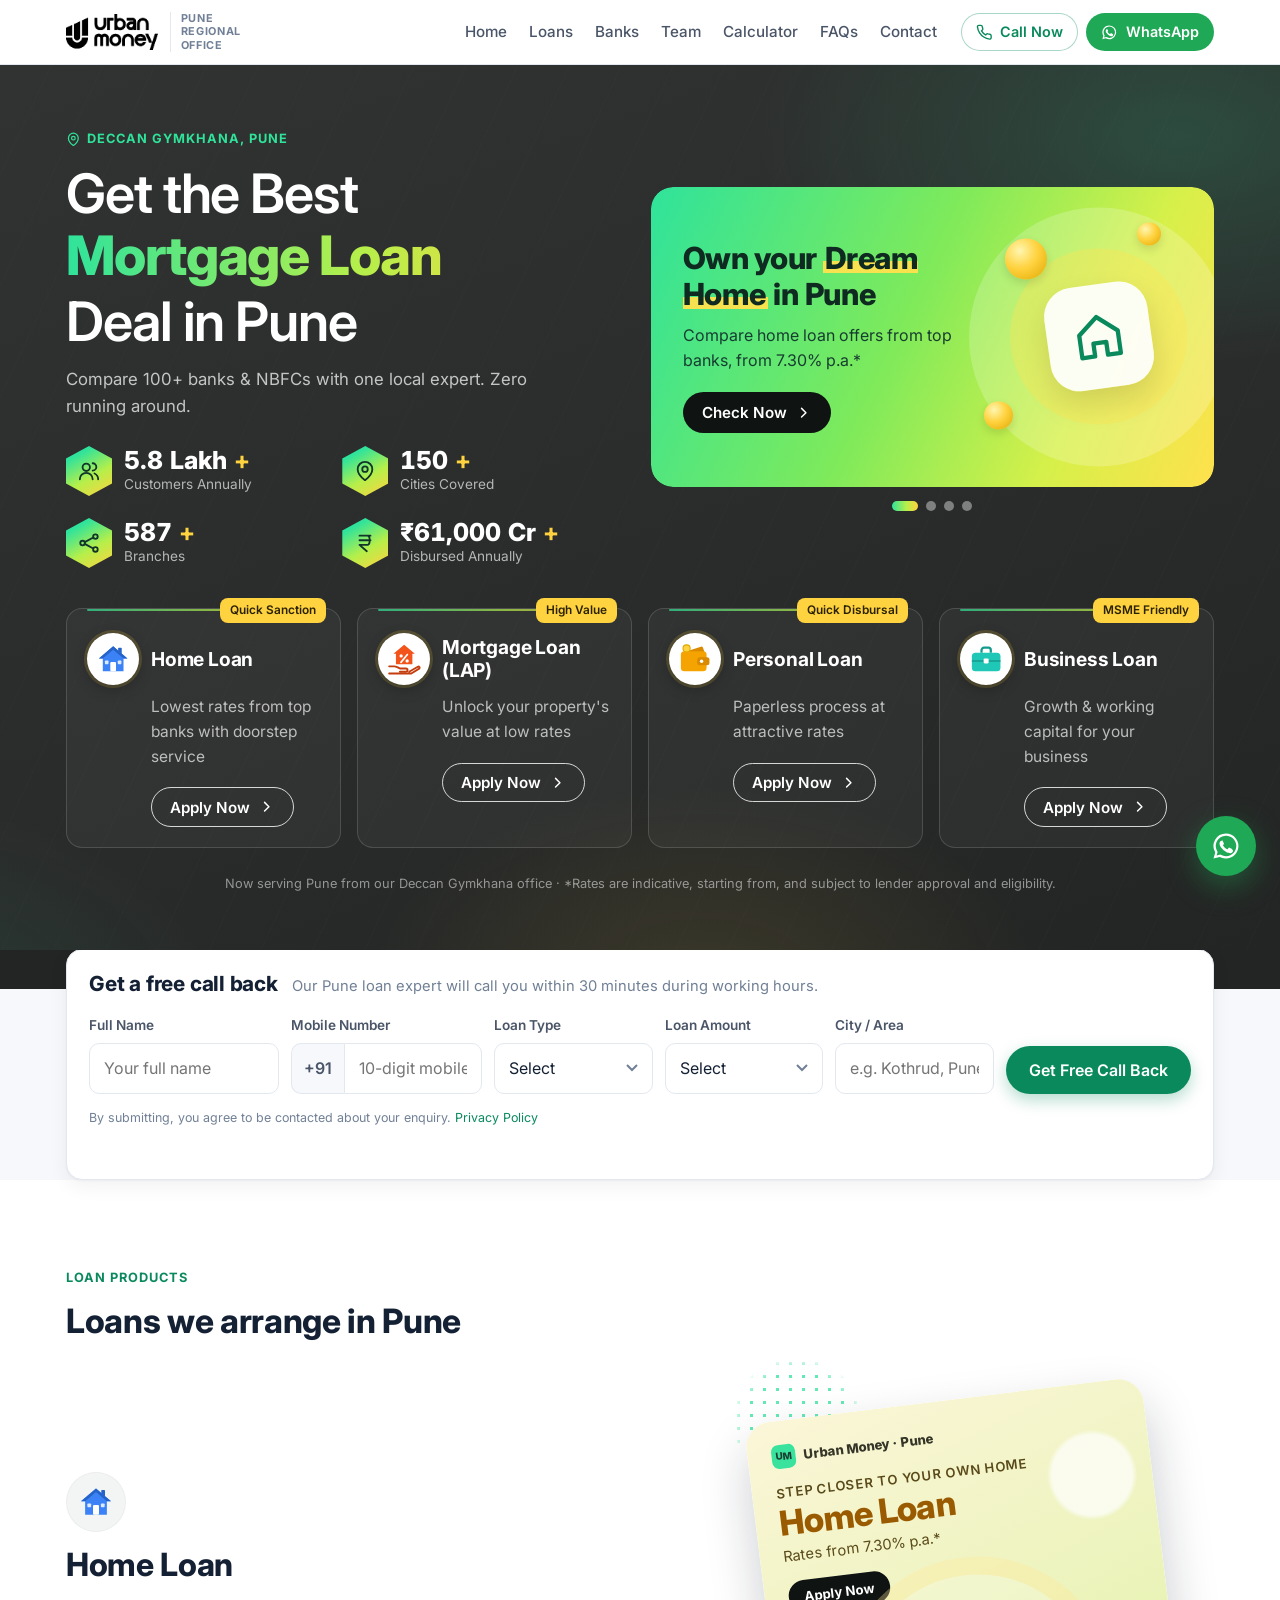
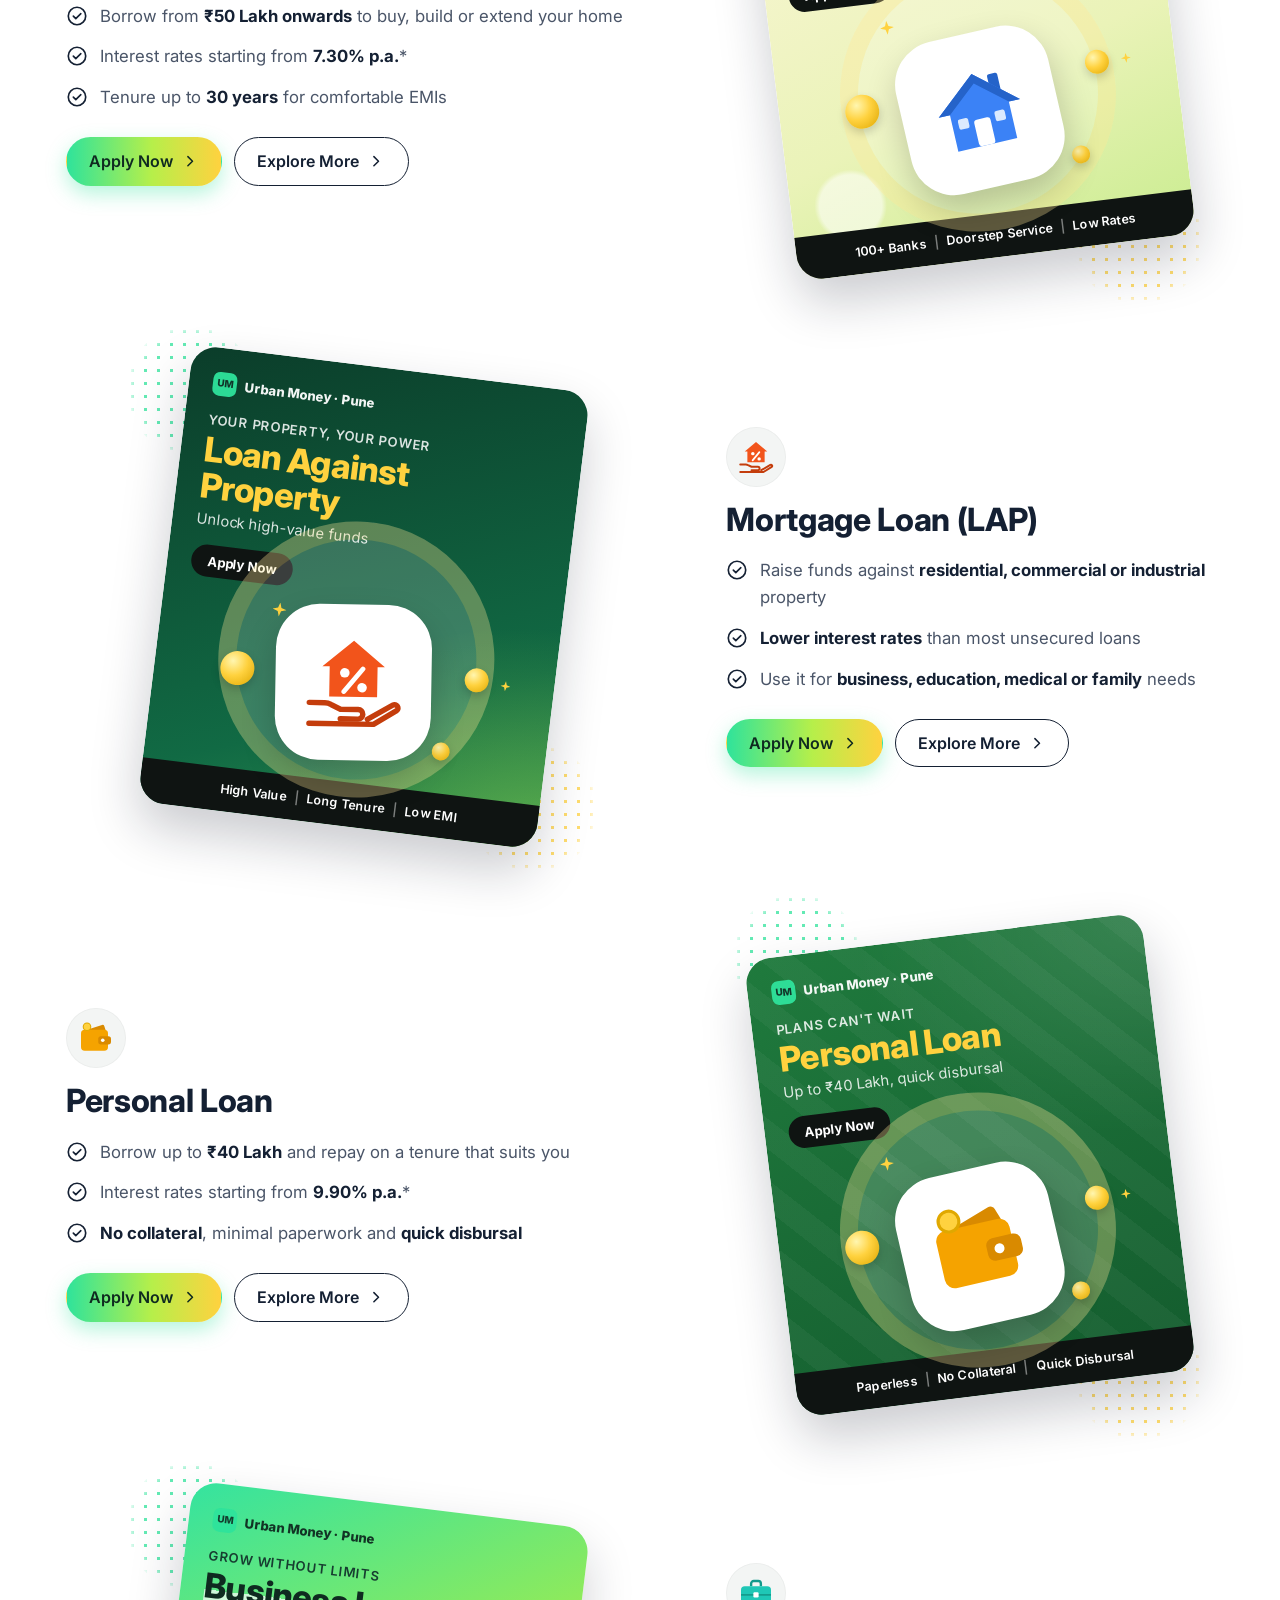
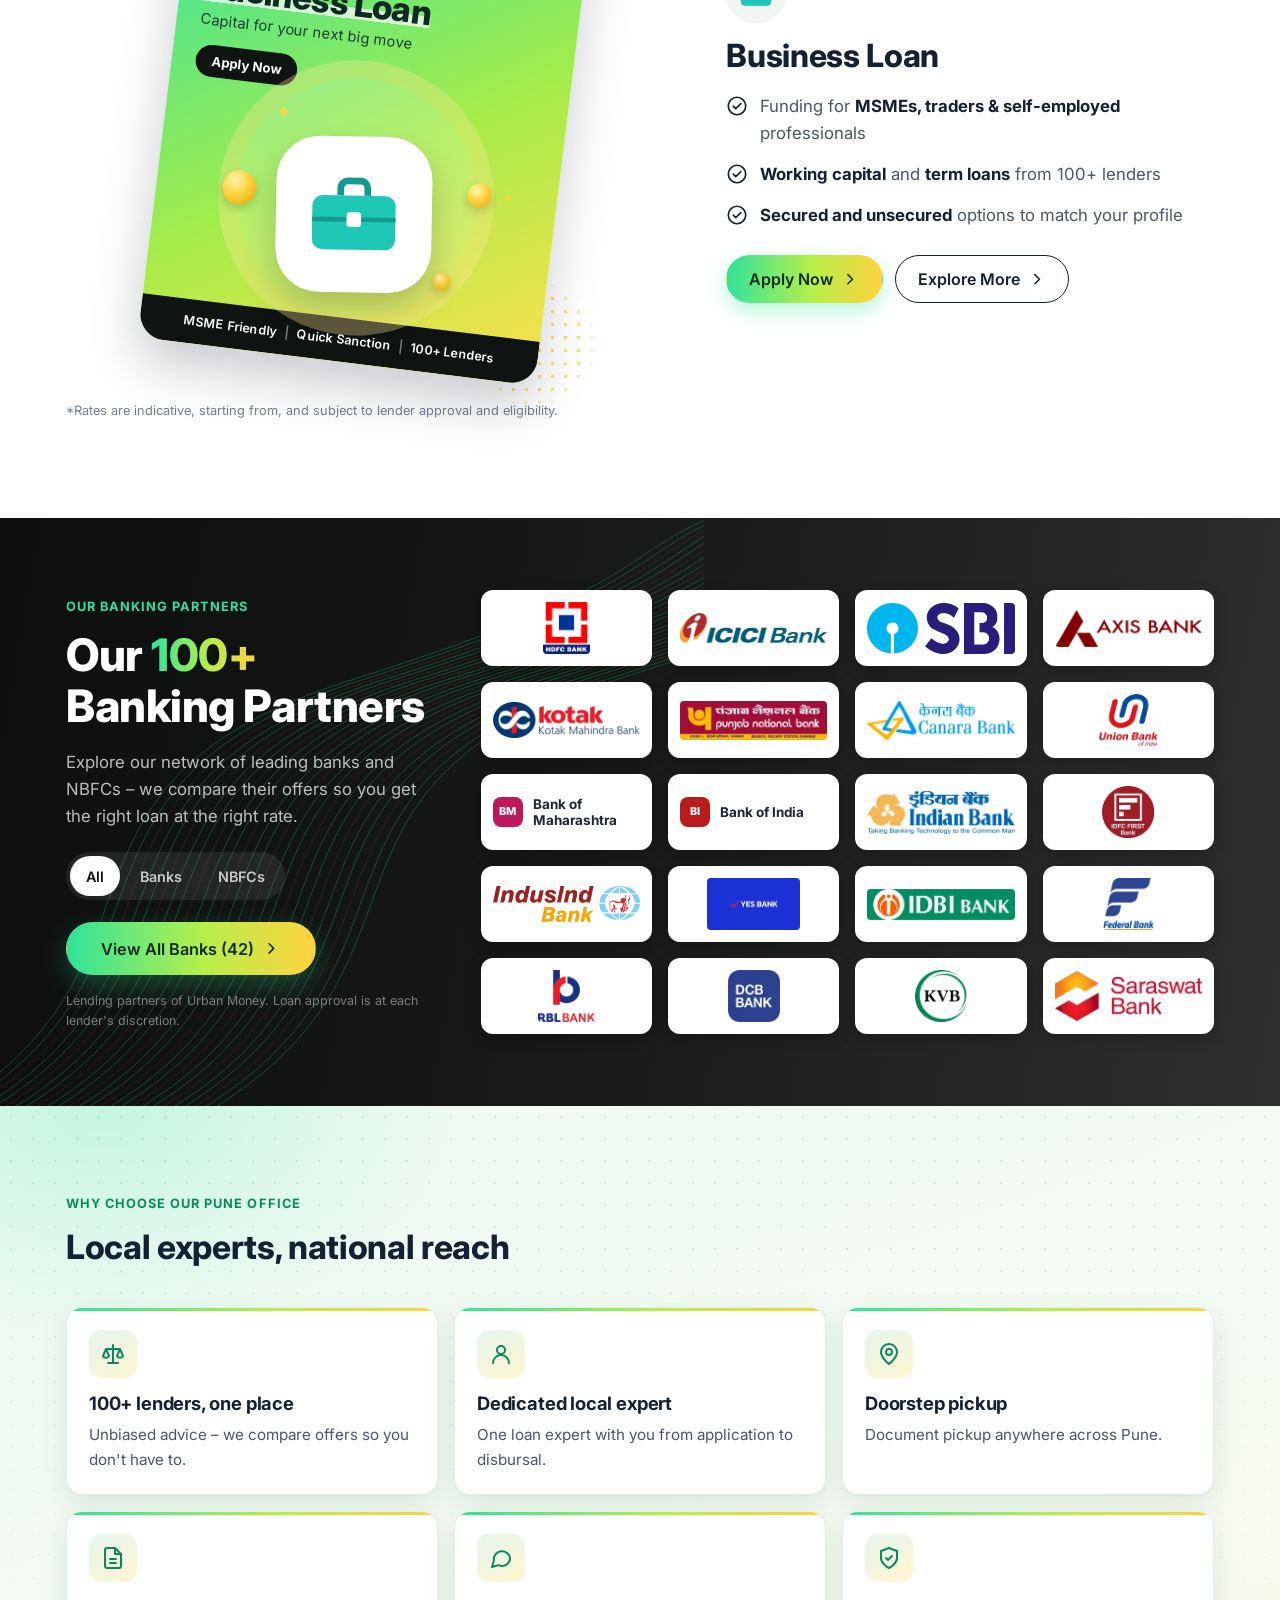
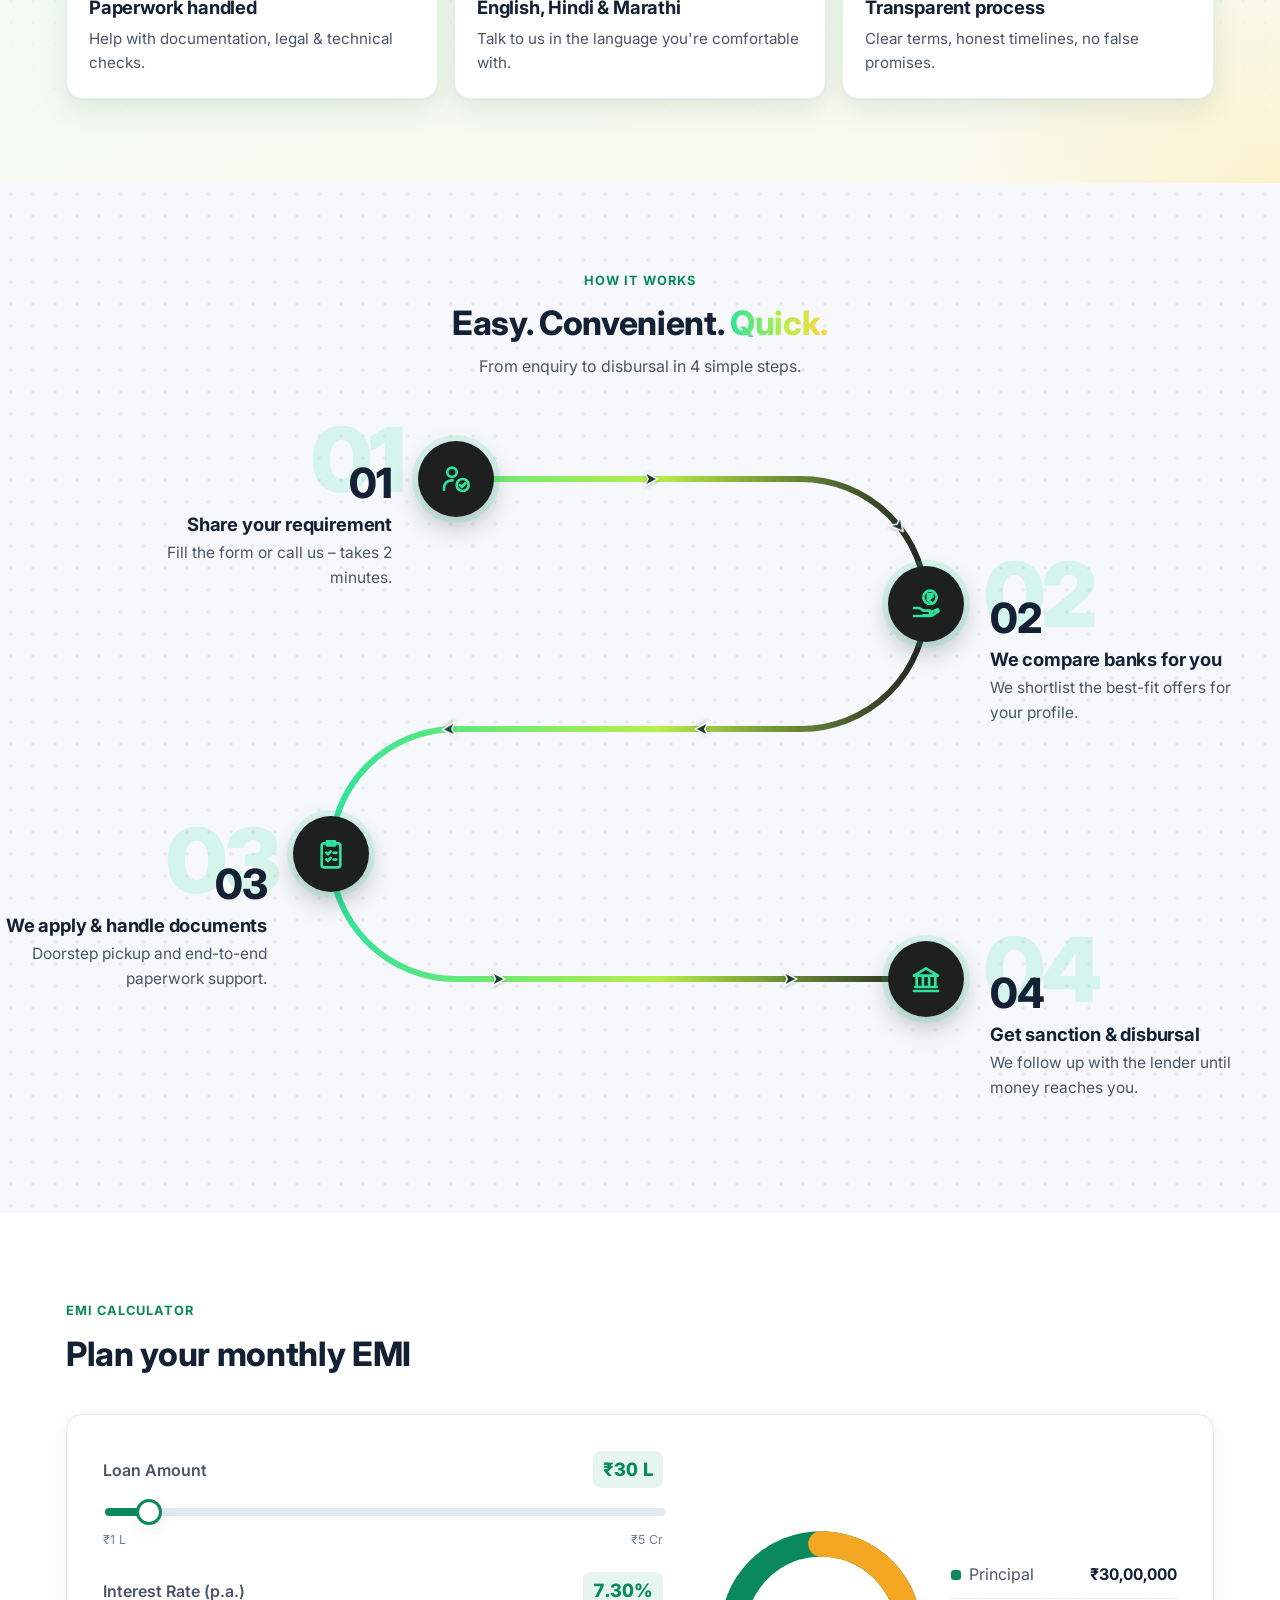
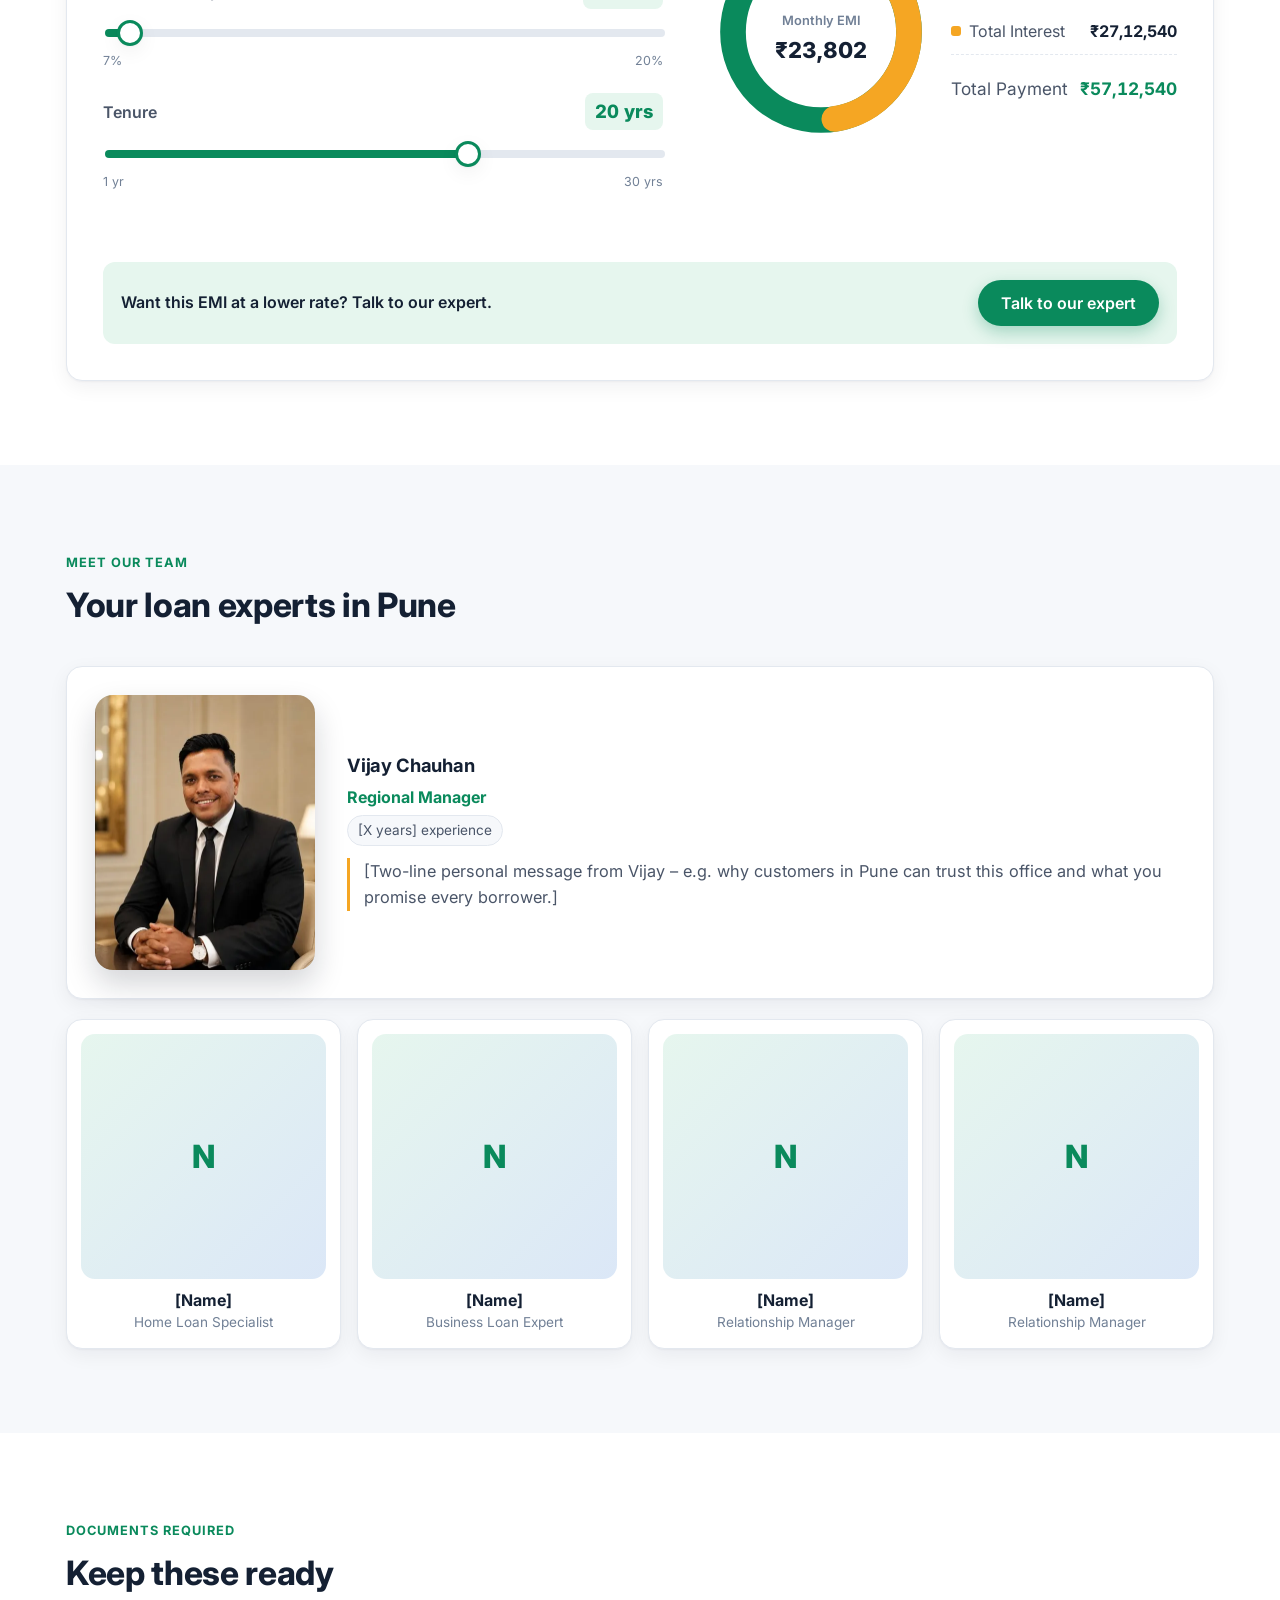
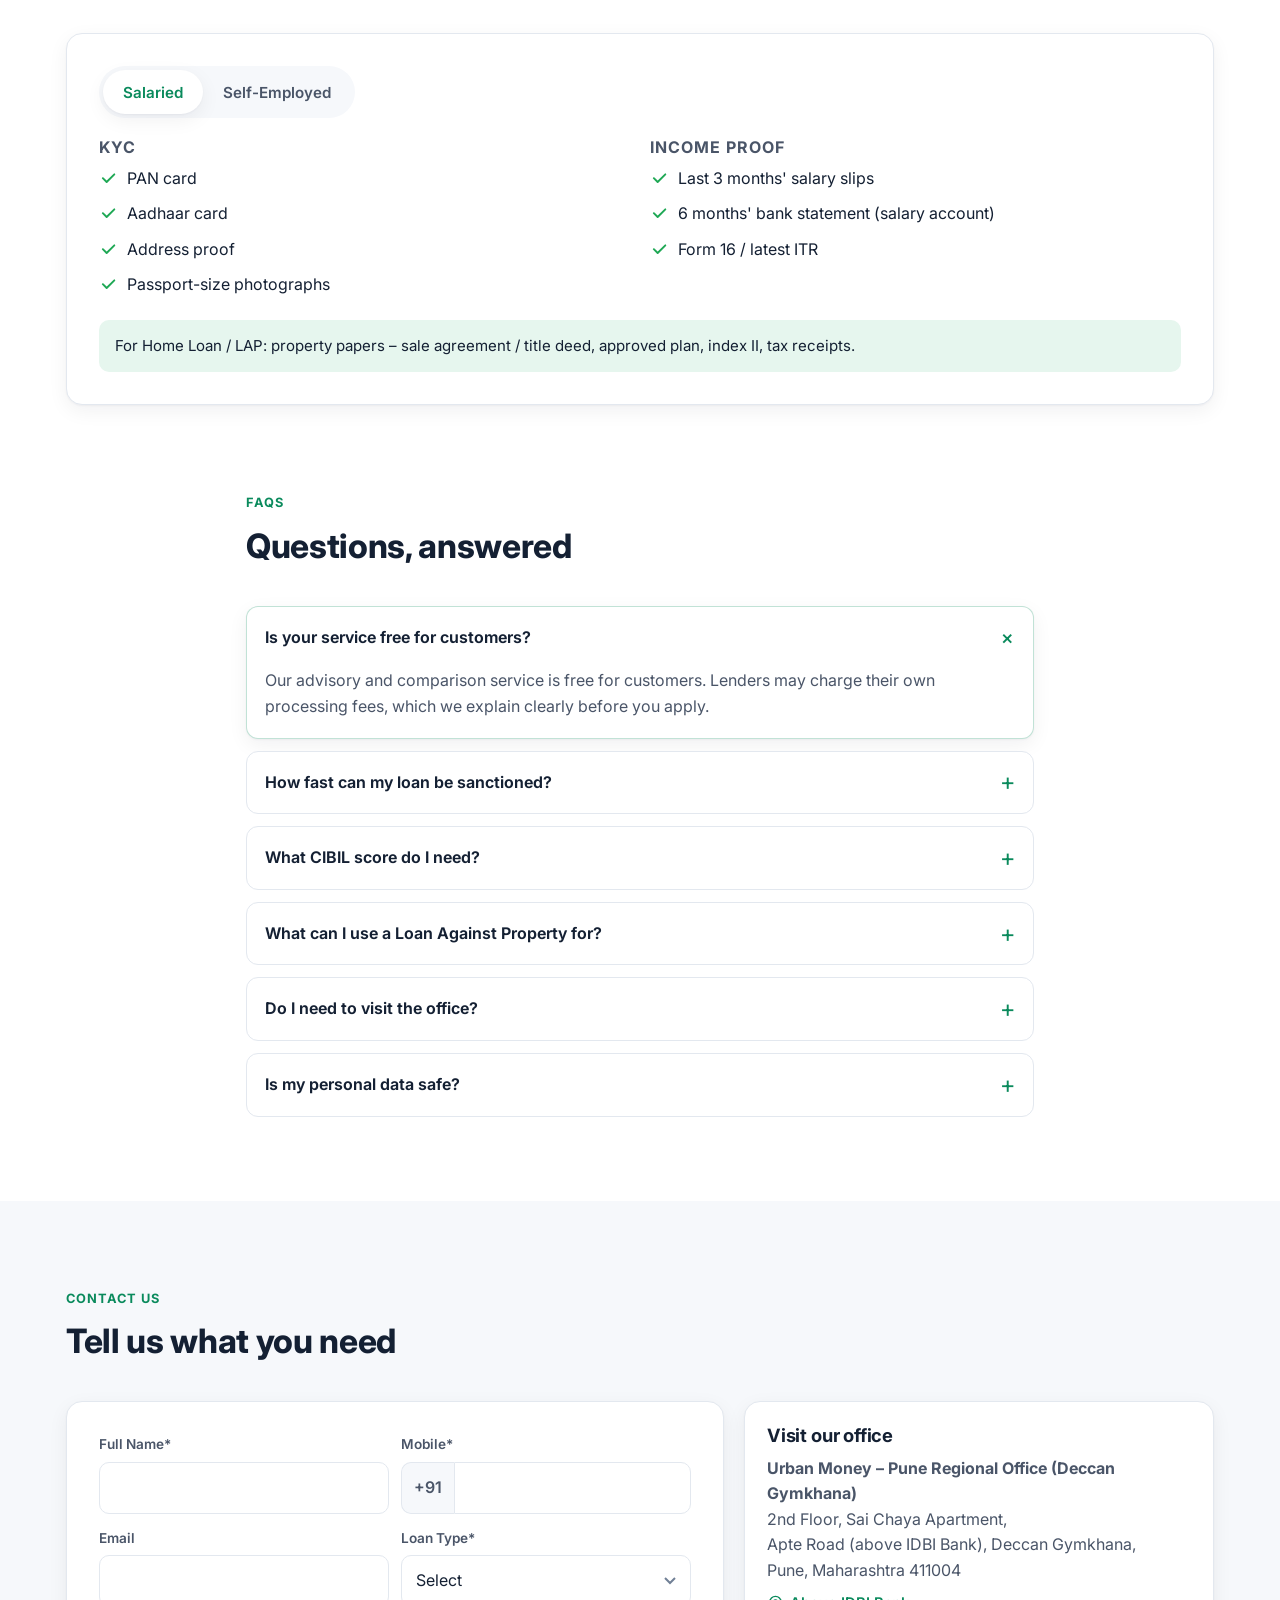
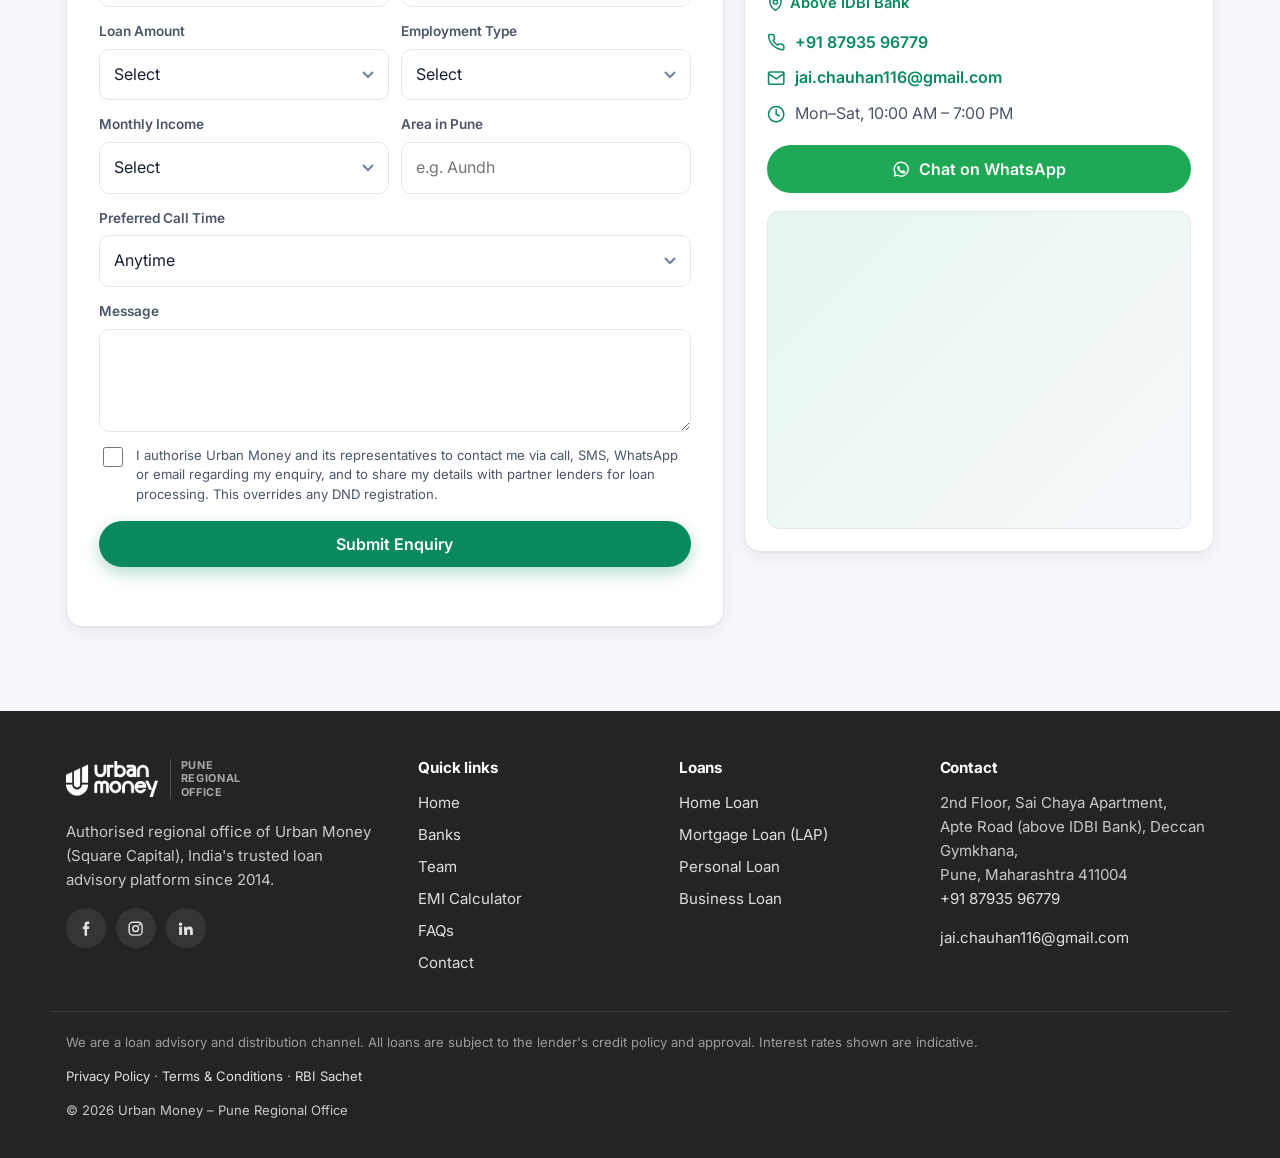
<file: index.html>
<!doctype html>
<html lang="en">
<head>
  <meta charset="utf-8">
  <meta name="viewport" content="width=device-width, initial-scale=1">
  <title>Urban Money Pune | Home Loan, LAP &amp; Business Loan Experts – Deccan Gymkhana</title>
  <meta name="description" content="Compare loans from 100+ banks with Urban Money's Pune office at Deccan Gymkhana. Home loan, loan against property, business &amp; personal loans. Call 87935 96779.">
  <meta name="robots" content="index, follow, max-image-preview:large, max-snippet:-1, max-video-preview:-1">
  <meta name="author" content="Urban Money Pune">
  <meta name="geo.region" content="IN-MH">
  <meta name="geo.placename" content="Pune">
  <meta name="theme-color" content="#2a2c2b">
  <link rel="canonical" href="https://urbanmoney-two.vercel.app/">

  <!-- Favicons: ICO for legacy + Google Search (multiples of 48px), SVG for modern browsers, PNG for Apple/Android -->
  <link rel="icon" href="/favicon.ico" sizes="48x48">
  <link rel="icon" href="/assets/favicon.svg" type="image/svg+xml" sizes="any">
  <link rel="icon" href="/assets/favicon-32.png" type="image/png" sizes="32x32">
  <link rel="icon" href="/assets/icon-192.png" type="image/png" sizes="192x192">
  <link rel="apple-touch-icon" href="/assets/apple-touch-icon.png" sizes="180x180">
  <link rel="manifest" href="/site.webmanifest">

  <!-- Open Graph / social sharing (og-image.jpg is 1200x630) -->
  <meta property="og:type" content="website">
  <meta property="og:site_name" content="Urban Money Pune">
  <meta property="og:locale" content="en_IN">
  <meta property="og:title" content="Urban Money Pune | Home Loan, LAP &amp; Business Loan Experts at Deccan Gymkhana">
  <meta property="og:description" content="Compare home, LAP, business &amp; personal loans from 100+ banks with expert help in Pune. Free consultation.">
  <meta property="og:image" content="https://urbanmoney-two.vercel.app/assets/og-image.jpg">
  <meta property="og:image:width" content="1200">
  <meta property="og:image:height" content="630">
  <meta property="og:image:alt" content="Urban Money Pune – home loan, LAP and business loan experts at Deccan Gymkhana">
  <meta property="og:url" content="https://urbanmoney-two.vercel.app/">
  <meta name="twitter:card" content="summary_large_image">
  <meta name="twitter:title" content="Urban Money Pune | Home Loan, LAP &amp; Business Loan Experts">
  <meta name="twitter:description" content="Compare 100+ banks with one local expert at Deccan Gymkhana, Pune. Free consultation.">
  <meta name="twitter:image" content="https://urbanmoney-two.vercel.app/assets/og-image.jpg">

  <!-- ga4:start (generated by build.py from tracking.ga4Id in js/config.js) -->
  <script async src="https://www.googletagmanager.com/gtag/js?id=G-XXXXXXXXXX"></script>
  <script>window.dataLayer=window.dataLayer||[];function gtag(){dataLayer.push(arguments);}gtag('js',new Date());gtag('config','G-XXXXXXXXXX');</script>
  <!-- ga4:end -->

  <link rel="preconnect" href="https://fonts.googleapis.com">
  <link rel="preconnect" href="https://fonts.gstatic.com" crossorigin>
  <link rel="preload" as="style" href="https://fonts.googleapis.com/css2?family=Inter:wght@400;500;600;700;800&display=swap" onload="this.onload=null;this.rel='stylesheet'">
  <noscript><link rel="stylesheet" href="https://fonts.googleapis.com/css2?family=Inter:wght@400;500;600;700;800&display=swap"></noscript>
  <!-- critical-css:start (generated by build.py: edit css/styles.css, then run python3 build.py) -->
  <style>:root{--brand:#0a8a5c;--brand-dark:#076b47;--brand-soft:#e6f6ee;--neon:#2fe39b;--dark:#2a2c2b;--dark-2:#343735;--badge:#ffd23f;--sun:#ffd23f;--lime:#b6ef4a;--grad:linear-gradient(90deg,var(--neon),var(--lime) 55%,var(--sun));--accent:#f5a623;--wa:#1fa855;--ink:#142033;--ink-2:#4a5568;--ink-3:#718096;--line:#e3e8ef;--bg:#ffffff;--tint:#f6f8fb;--radius:16px;--radius-sm:10px;--shadow:0 1px 2px rgba(16,24,40,.04),0 6px 20px rgba(16,24,40,.06);--shadow-lg:0 12px 40px rgba(16,24,40,.12);--header-h:64px;--font:"Inter",system-ui,-apple-system,"Segoe UI",Roboto,sans-serif}*,*::before,*::after{box-sizing:border-box}html{scroll-behavior:smooth;scroll-padding-top:calc(var(--header-h) + 12px);-webkit-text-size-adjust:100%}@media (prefers-reduced-motion: reduce){html{scroll-behavior:auto}*,*::before,*::after{animation:none !important;transition:none !important}}body{margin:0;font-family:var(--font);color:var(--ink);background:var(--bg);line-height:1.6;font-size:16px;padding-bottom:64px}@media (min-width: 900px){body{padding-bottom:0}}img{max-width:100%;display:block}a{color:var(--brand);text-decoration:none}h1,h2,h3,h4{line-height:1.2;margin:0 0 .5em;letter-spacing:-.01em}h1{font-size:clamp(1.75rem,5.5vw,3rem);font-weight:800}h2{font-size:clamp(1.4rem,3.6vw,2.1rem);font-weight:750}h3{font-size:1.15rem;font-weight:700}p{margin:0 0 1em}address{font-style:normal}.i{width:1.15em;height:1.15em;flex:none;vertical-align:-.2em}.skip{position:absolute;left:-999px;top:8px;background:var(--brand);color:#fff;padding:8px 14px;border-radius:8px;z-index:100}.skip:focus{left:8px}:focus-visible{outline:3px solid color-mix(in srgb,var(--brand) 45%,transparent);outline-offset:2px}.container{width:100%;max-width:1180px;margin:0 auto;padding:0 16px}.container--narrow{max-width:820px}.center{text-align:center;margin-top:28px}.btn{display:inline-flex;align-items:center;justify-content:center;gap:8px;font:600 1rem/1 var(--font);padding:14px 22px;border-radius:999px;border:1.5px solid transparent;cursor:pointer;transition:transform .15s,background .15s,box-shadow .15s;white-space:nowrap}.btn:active{transform:translateY(1px)}.btn--primary{background:var(--brand);color:#fff;box-shadow:0 6px 16px color-mix(in srgb,var(--brand) 30%,transparent)}.btn--primary:hover{background:var(--brand-dark)}.btn--ghost{background:#fff;color:var(--brand);border-color:color-mix(in srgb,var(--brand) 35%,transparent)}.btn--ghost:hover{background:var(--brand-soft)}.btn--wa{background:var(--wa);color:#fff}.btn--wa:hover{filter:brightness(.95)}.btn--sm{padding:10px 14px;font-size:.9rem}.btn--block{width:100%}.btn[disabled]{opacity:.65;cursor:wait}.icon-btn{width:44px;height:44px;border-radius:50%;border:1px solid var(--line);background:#fff;color:var(--ink);display:grid;place-items:center;cursor:pointer}.icon-btn:hover{border-color:var(--brand);color:var(--brand)}.header{position:sticky;top:0;z-index:50;background:rgba(255,255,255,.92);backdrop-filter:saturate(160%) blur(10px);border-bottom:1px solid var(--line)}.header__inner{height:var(--header-h);display:flex;align-items:center;gap:16px}.brand{display:inline-flex;align-items:center;gap:10px;color:var(--ink);font-weight:800;font-size:1.05rem;line-height:1.1}.brand img{height:36px;width:auto}.brand__mark{width:34px;height:34px;border-radius:10px;background:var(--brand);color:#fff;display:grid;place-items:center;font-size:.95rem;font-weight:800}.brand__sub{display:block;font-size:.7rem;font-weight:600;color:var(--ink-3);letter-spacing:.04em;text-transform:uppercase}.brand--light{color:#fff}.brand--light .brand__sub{color:rgba(255,255,255,.65)}.brand--light .brand__mark{background:var(--neon);color:#12352a}.nav{display:none;gap:22px;margin-left:auto}.nav a{color:var(--ink-2);font-weight:500;font-size:.95rem}.nav a:hover{color:var(--brand)}.header__cta{display:flex;gap:8px;margin-left:auto}.header__cta .btn span{display:none}@media (min-width: 560px){.header__cta .btn span{display:inline}}@media (min-width: 1040px){.nav{display:flex}.header__cta{margin-left:8px}}.sr-only{position:absolute;width:1px;height:1px;overflow:hidden;clip:rect(0 0 0 0);white-space:nowrap}.hero{position:relative;overflow:hidden;color:#fff;padding:36px 0 40px;background:radial-gradient(700px 380px at 92% 8%,rgba(47,227,155,.16),transparent 60%),radial-gradient(600px 400px at -10% 110%,rgba(47,227,155,.10),transparent 60%),radial-gradient(520px 320px at 55% 105%,rgba(255,210,63,.10),transparent 65%),linear-gradient(160deg,#303331 0%,var(--dark) 55%,#232524 100%)}.hero::before{content:"";position:absolute;inset:0;pointer-events:none;opacity:.5;background:repeating-linear-gradient(115deg,transparent 0 46px,rgba(255,255,255,.025) 46px 47px)}.hero > .container{position:relative}.hero__grid{display:grid;gap:32px}.eyebrow{display:inline-flex;align-items:center;gap:6px;color:var(--brand);font-weight:700;font-size:.8rem;letter-spacing:.08em;text-transform:uppercase;margin-bottom:12px}.eyebrow--light{color:var(--neon)}.hero h1{font-weight:600;font-size:clamp(2rem,6.4vw,3.4rem);line-height:1.15;margin-bottom:14px;letter-spacing:-.02em}.hero__line{display:block}.rotator{display:grid;color:var(--neon);font-weight:800;height:1.2em;overflow:hidden}.rotator span{background:var(--grad);-webkit-background-clip:text;background-clip:text;color:transparent;padding-right:.05em;grid-area:1 / 1;opacity:0;transform:translateY(70%);transition:opacity .45s ease,transform .45s ease;white-space:nowrap}.rotator span.is-on{opacity:1;transform:none}.rotator span.is-out{opacity:0;transform:translateY(-70%)}.hero__lead{color:rgba(255,255,255,.72);font-size:1.05rem;max-width:520px;margin-bottom:26px}.hstats{list-style:none;margin:0;padding:0;display:grid;grid-template-columns:1fr 1fr;gap:22px 16px;max-width:560px}.hstat{display:flex;align-items:center;gap:12px}.hex{width:46px;height:50px;flex:none;display:grid;place-items:center;background:linear-gradient(150deg,var(--neon) 20%,var(--lime) 60%,var(--sun));color:#12352a;clip-path:polygon(50% 0,100% 25%,100% 75%,50% 100%,0 75%,0 25%)}.hex .i{width:22px;height:22px}.hstat__num{font-size:clamp(1.02rem,3.6vw,1.55rem);font-weight:800;line-height:1.1;font-variant-numeric:tabular-nums;white-space:nowrap}@media (max-width: 420px){.hstats{gap:18px 10px}.hstat{gap:8px}.hex{width:38px;height:42px}.hex .i{width:18px;height:18px}.hstat__label{font-size:.78rem;line-height:1.3}}.hstat__num b{color:var(--sun)}.hstat__label{font-size:.85rem;color:rgba(255,255,255,.65)}.promo{min-width:0}.promo__track{display:grid;grid-auto-flow:column;grid-auto-columns:100%;overflow-x:auto;scroll-snap-type:x mandatory;border-radius:22px;scrollbar-width:none}.promo__track::-webkit-scrollbar{display:none}.slide{scroll-snap-align:start;position:relative;overflow:hidden;min-height:250px;padding:26px 24px;border-radius:22px;color:#0f2a20;display:flex;flex-direction:column;justify-content:center;--em:#0f2a20;--text:#173d30;--btn-bg:#0f1412;--btn-fg:#fff;--disc:var(--brand);background:linear-gradient(115deg,#2fe39b 0%,#7fea5a 45%,#d6f04a 75%,#ffe14d 100%)}.slide:nth-child(1) em{background:linear-gradient(transparent 58%,rgba(255,225,77,.95) 58% 92%,transparent 92%)}.slide:nth-child(2){background:linear-gradient(110deg,#0b3d2a 0%,#116a44 42%,#5fbf5a 72%,#d9ec5e 100%);color:#fff;--em:var(--sun);--text:rgba(255,255,255,.88);--btn-bg:#fff;--btn-fg:#0f2a20;--disc:#116a44}.slide:nth-child(2) h2{color:#fff}.slide:nth-child(3){background:linear-gradient(110deg,#fffbe3 0%,#f1fbd2 40%,#b9f5b0 75%,#7eeea0 100%);--em:#b87400;--disc:#b87400}.slide:nth-child(4){background:linear-gradient(120deg,#34e3a0 0%,#a6ec4a 55%,#ffe14d 100%)}.slide:nth-child(4) em{background:linear-gradient(transparent 58%,rgba(255,255,255,.75) 58% 92%,transparent 92%)}.slide h2{font-size:clamp(1.35rem,4vw,1.9rem);font-weight:800;max-width:62%;margin-bottom:10px;color:#0f2a20;position:relative;z-index:1}.slide h2 em{font-style:normal;color:var(--em);padding:0 .08em}.slide p{max-width:58%;margin-bottom:18px;color:var(--text);position:relative;z-index:1}.slide .btn{align-self:flex-start;background:var(--btn-bg);color:var(--btn-fg);padding:11px 18px;font-size:.95rem;position:relative;z-index:1}.slide .btn:hover{filter:brightness(.92)}.slide__art{position:absolute;right:-14px;top:50%;transform:translateY(-50%);width:46%;max-width:260px;aspect-ratio:1}.slide__art .ring{position:absolute;inset:0;border-radius:50%;background:rgba(255,255,255,.2)}.slide__art .ring--2{inset:16%;background:rgba(255,225,77,.35)}.slide__art .coin{position:absolute;width:16%;aspect-ratio:1;border-radius:50%;background:radial-gradient(circle at 35% 30%,#fff6b0,#ffd23f 45%,#e0a800);box-shadow:0 4px 10px rgba(0,0,0,.12)}.slide__art .coin--1{top:12%;left:14%}.slide__art .coin--2{bottom:14%;left:6%;width:11%}.slide__art .coin--3{top:6%;right:26%;width:9%}.slide__art .disc{position:absolute;inset:30%;border-radius:28%;background:rgba(255,255,255,.92);display:grid;place-items:center;color:var(--disc);box-shadow:0 14px 30px rgba(0,0,0,.12);transform:rotate(-8deg)}.slide__art .disc .i{width:50%;height:50%}.promo__dots{display:flex;justify-content:center;gap:8px;margin-top:14px}.promo__dots button{width:10px;height:10px;padding:0;border-radius:999px;border:0;background:rgba(255,255,255,.4);cursor:pointer;transition:width .25s,background .25s}.promo__dots button[aria-selected=true]{width:26px;background:var(--grad)}.pcards{display:grid;gap:16px;margin-top:40px}@media (min-width: 600px){.pcards{grid-template-columns:repeat(2,1fr)}}@media (min-width: 1040px){.pcards{grid-template-columns:repeat(4,1fr)}}.pcard::before{content:"";position:absolute;left:20px;right:20px;top:0;height:2px;border-radius:2px;background:var(--grad);opacity:.7}.pcard{position:relative;padding:24px 20px 20px;border-radius:16px;background:rgba(255,255,255,.04);border:1px solid rgba(255,255,255,.14);transition:border-color .2s,background .2s,transform .2s}.pcard:hover{border-color:rgba(255,210,63,.55);background:rgba(255,255,255,.07);transform:translateY(-3px)}.pcard__badge{position:absolute;top:-11px;right:14px;background:var(--badge);color:#2a2200;font-size:.74rem;font-weight:600;padding:3px 10px;border-radius:8px}.pcard__head{display:flex;align-items:center;gap:12px;margin-bottom:10px}.pcard__head .i{width:34px;height:34px;color:var(--neon)}.pcard h3{font-size:1.2rem;margin:0;color:#fff}.pcard p{color:rgba(255,255,255,.68);margin:0 0 18px 46px;font-size:.97rem}.pcard .btn{margin-left:46px;background:transparent;color:#fff;border-color:rgba(255,255,255,.8);padding:10px 18px;font-size:.95rem}.pcard .btn:hover{background:var(--grad);color:#0f2a20;border-color:transparent}.hero__note{margin:26px 0 0;font-size:.8rem;color:rgba(255,255,255,.5);text-align:center}@media (min-width: 900px){.hero{padding:64px 0 56px}.hero__grid{grid-template-columns:1fr 1.05fr;align-items:center;gap:48px}.slide{min-height:300px;padding:34px 32px}}.callback{background:var(--tint);padding:28px 0}.form--band{box-shadow:var(--shadow-lg)}.form--band__fields{display:grid;gap:0 12px}@media (min-width: 600px){.form--band__fields{grid-template-columns:1fr 1fr}}@media (min-width: 1040px){.callback{padding:0;margin-top:-1px;background:linear-gradient(180deg,#232524 0 40px,var(--tint) 40px)}.form--band{padding:24px 28px 18px}.form--band__head{display:flex;align-items:baseline;gap:14px}.form--band__fields{grid-template-columns:1.2fr 1.2fr 1fr 1fr 1fr auto;align-items:end}}.field--btn{justify-content:flex-end}.field--btn .btn{min-height:48px}.card{background:#fff;border:1px solid var(--line);border-radius:var(--radius);box-shadow:var(--shadow)}.form{padding:22px}.form--quick{box-shadow:var(--shadow-lg)}.form__title{font-size:1.3rem;margin-bottom:2px}.form__sub{color:var(--ink-3);font-size:.92rem;margin-bottom:16px}.field{display:flex;flex-direction:column;gap:6px;margin-bottom:14px;min-width:0}.field label{font-size:.85rem;font-weight:600;color:var(--ink-2)}.field input,.field select,.field textarea{font:inherit;font-size:1rem;color:var(--ink);background:#fff;border:1.5px solid var(--line);border-radius:var(--radius-sm);padding:12px 14px;width:100%;min-height:48px;transition:border-color .15s,box-shadow .15s;appearance:none}.field select{background-image:url("data:image/svg+xml,%3Csvg xmlns='http://www.w3.org/2000/svg' width='12' height='8'%3E%3Cpath d='M1 1l5 5 5-5' fill='none' stroke='%23718096' stroke-width='2'/%3E%3C/svg%3E");background-repeat:no-repeat;background-position:right 14px center;padding-right:36px}.field input:focus,.field select:focus,.field textarea:focus{outline:none;border-color:var(--brand);box-shadow:0 0 0 4px color-mix(in srgb,var(--brand) 15%,transparent)}.field .invalid,.field input.invalid,.field select.invalid{border-color:#d64545}.mobile{display:flex;align-items:stretch}.mobile span{display:grid;place-items:center;padding:0 12px;border:1.5px solid var(--line);border-right:0;border-radius:var(--radius-sm) 0 0 var(--radius-sm);background:var(--tint);color:var(--ink-2);font-weight:600}.mobile input{border-radius:0 var(--radius-sm) var(--radius-sm) 0}.field-row{display:grid;gap:0 12px}@media (min-width: 480px){.field-row{grid-template-columns:1fr 1fr}}.hp{position:absolute !important;left:-10000px !important;width:1px;height:1px;opacity:0}.consent{display:flex;gap:10px;align-items:flex-start;font-size:.82rem;color:var(--ink-2);margin:4px 0 16px;line-height:1.5;cursor:pointer}.consent input{width:20px;height:20px;margin-top:1px;accent-color:var(--brand);flex:none}.consent.invalid span{color:#d64545}.consent-mini{font-size:.78rem;color:var(--ink-3);margin:0 0 12px}.form__msg{min-height:1.2em;font-size:.88rem;color:#d64545;margin:10px 0 0;text-align:center}.mbar{position:fixed;left:0;right:0;bottom:0;z-index:60;display:grid;grid-template-columns:1fr 1fr 1.2fr;background:#fff;border-top:1px solid var(--line);box-shadow:0 -6px 20px rgba(16,24,40,.08);padding-bottom:env(safe-area-inset-bottom)}.mbar a{display:flex;align-items:center;justify-content:center;gap:6px;height:60px;font-weight:700;font-size:.95rem;color:var(--ink)}.mbar a:nth-child(2){color:var(--wa);border-left:1px solid var(--line)}.mbar a:first-child{color:var(--brand)}.mbar__apply{background:var(--brand);color:#fff !important}.fab{display:none;position:fixed;right:24px;bottom:24px;z-index:60;width:60px;height:60px;border-radius:50%;background:var(--wa);color:#fff;place-items:center;box-shadow:0 10px 30px rgba(31,168,85,.4);transition:transform .2s}.fab:hover{transform:scale(1.06)}.fab .i{width:30px;height:30px}@media (min-width: 900px){.mbar{display:none}.fab{display:grid}}.thanks{border:0;border-radius:20px;padding:32px 24px 24px;max-width:420px;width:calc(100% - 32px);text-align:center;box-shadow:var(--shadow-lg)}.thanks::backdrop{background:rgba(14,23,38,.55);backdrop-filter:blur(3px)}.thanks__icon{width:64px;height:64px;border-radius:50%;background:#e7f7ee;color:var(--wa);display:grid;place-items:center;margin:0 auto 16px}.thanks__icon .i{width:32px;height:32px}.thanks p{color:var(--ink-2)}.thanks .btn + .btn{margin-top:10px}.reveal{opacity:0;transform:translateY(14px);transition:opacity .5s ease,transform .5s ease}.reveal.is-in{opacity:1;transform:none}.picon{flex:none;width:52px;height:52px;border-radius:50%;background:#f3f5f4;display:grid;place-items:center;box-shadow:inset 0 0 0 1px rgba(0,0,0,.03)}.picon svg{width:60%;height:60%}.picon--lg{width:76px;height:76px;margin-bottom:16px}.pcard .picon{background:#fff;box-shadow:0 4px 14px rgba(0,0,0,.25),0 0 0 3px rgba(255,210,63,.18)}.pcard p,.pcard .btn{margin-left:64px}.pcard__head{gap:12px}.loan .checklist{align-content:start}.pcard .picon svg{width:66%;height:66%}.brand__logo{height:40px;width:auto;display:block}.brand__tag{padding-left:10px;margin-left:2px;border-left:1.5px solid var(--line);font-size:.68rem;font-weight:700;letter-spacing:.06em;text-transform:uppercase;color:var(--ink-3);line-height:1.25;max-width:92px}.brand--light .brand__logo{filter:brightness(0) invert(1)}.brand--light .brand__tag{color:rgba(255,255,255,.6);border-left-color:rgba(255,255,255,.2)}@media (max-width: 380px){.brand__tag{display:none}}</style>
  <link rel="preload" href="css/styles.min.css?v=af57f067" as="style" onload="this.onload=null;this.rel='stylesheet'">
  <noscript><link rel="stylesheet" href="css/styles.min.css?v=af57f067"></noscript>
  <!-- critical-css:end -->

  <!-- LocalBusiness / FinancialService schema — keep in sync with js/config.js -->
  <script type="application/ld+json">
  {
    "@context": "https://schema.org",
    "@type": "FinancialService",
    "name": "Urban Money – Pune Regional Office (Deccan Gymkhana)",
    "url": "https://urbanmoney-two.vercel.app/",
    "image": "https://urbanmoney-two.vercel.app/assets/og-image.jpg",
    "logo": "https://urbanmoney-two.vercel.app/assets/icon-512.png",
    "@id": "https://urbanmoney-two.vercel.app/#organization",
    "telephone": "+91-87935-96779",
    "email": "jai.chauhan116@gmail.com",
    "priceRange": "Free consultation",
    "address": {
      "@type": "PostalAddress",
      "streetAddress": "2nd Floor, Sai Chaya Apartment, Apte Road (above IDBI Bank), Deccan Gymkhana",
      "addressLocality": "Pune",
      "addressRegion": "Maharashtra",
      "postalCode": "411004",
      "addressCountry": "IN"
    },
    "geo": { "@type": "GeoCoordinates", "latitude": 18.5167, "longitude": 73.8414 },
    "openingHoursSpecification": [{
      "@type": "OpeningHoursSpecification",
      "dayOfWeek": ["Monday","Tuesday","Wednesday","Thursday","Friday","Saturday"],
      "opens": "10:00", "closes": "19:00"
    }],
    "areaServed": { "@type": "City", "name": "Pune" },
    "employee": { "@type": "Person", "name": "Vijay Chauhan", "jobTitle": "Regional Manager" }
  }
  </script>

  <!-- faq-schema:start (generated by build.py from faqs in js/config.js) -->
  <script type="application/ld+json">{"@context":"https://schema.org","@type":"FAQPage","mainEntity":[{"@type":"Question","name":"Is your service free for customers?","acceptedAnswer":{"@type":"Answer","text":"Our advisory and comparison service is free for customers. Lenders may charge their own processing fees, which we explain clearly before you apply."}},{"@type":"Question","name":"How fast can my loan be sanctioned?","acceptedAnswer":{"@type":"Answer","text":"It depends on the loan type and lender. Personal loans can be sanctioned within a few working days once documents are complete; home loans and LAP usually take longer because of legal and technical property checks."}},{"@type":"Question","name":"What CIBIL score do I need?","acceptedAnswer":{"@type":"Answer","text":"Most lenders prefer a score of 700 or above, and 750+ usually gets better rates. If your score is lower, we can still suggest lenders and steps to improve your eligibility."}},{"@type":"Question","name":"What can I use a Loan Against Property for?","acceptedAnswer":{"@type":"Answer","text":"Almost any genuine need – business expansion, working capital, children's education, medical expenses, a family wedding or consolidating costlier debt. Because your property is the security, LAP usually comes at a lower rate than an unsecured loan."}},{"@type":"Question","name":"Do I need to visit the office?","acceptedAnswer":{"@type":"Answer","text":"No. We offer doorstep document pickup across Pune and can handle most of the process over phone and WhatsApp. You're welcome to visit us at Deccan Gymkhana anytime during working hours."}},{"@type":"Question","name":"Is my personal data safe?","acceptedAnswer":{"@type":"Answer","text":"Your details are used only to process your enquiry and are shared only with partner lenders you choose to apply with. See our Privacy Policy for details."}}]}</script>
  <!-- faq-schema:end -->

  <!-- GA4 is in the head above; GTM, Meta Pixel and Google Ads are loaded by js/main.js from the IDs in js/config.js -->
</head>
<body>
  <a class="skip" href="#main">Skip to content</a>

  <!-- ================= HEADER ================= -->
  <header class="header" id="top">
    <div class="container header__inner">
      <a href="#home" class="brand" aria-label="Urban Money Pune – home" data-brand></a>
      <nav class="nav" aria-label="Main">
        <a href="#home">Home</a><a href="#loans">Loans</a><a href="#banks">Banks</a>
        <a href="#team">Team</a><a href="#calculator">Calculator</a><a href="#faqs">FAQs</a><a href="#contact">Contact</a>
      </nav>
      <div class="header__cta">
        <a class="btn btn--ghost btn--sm js-call" data-tel><svg class="i"><use href="#i-phone"/></svg><span>Call Now</span></a>
        <a class="btn btn--wa btn--sm js-wa" data-wa target="_blank" rel="noopener"><svg class="i"><use href="#i-wa"/></svg><span>WhatsApp</span></a>
      </div>
    </div>
  </header>

  <main id="main">
    <!-- ================= 1. HERO (dark) ================= -->
    <section class="hero" id="home">
      <div class="container">
        <div class="hero__grid">
          <div class="hero__copy">
            <p class="eyebrow eyebrow--light"><svg class="i"><use href="#i-pin"/></svg> Deccan Gymkhana, Pune</p>
            <h1>
              <span class="hero__line">Get the Best</span>
              <span class="rotator" id="rotator" aria-hidden="true"></span>
              <span class="hero__line">Deal in Pune</span>
              <span class="sr-only">Home Loan, Mortgage Loan, Personal Loan and Business Loan from 100+ banks</span>
            </h1>
            <p class="hero__lead">Compare 100+ banks &amp; NBFCs with one local expert. Zero running around.</p>
            <ul class="hstats" id="hero-stats" aria-label="Urban Money in numbers"></ul>
          </div>

          <div class="promo" aria-roledescription="carousel" aria-label="Offers">
            <div class="promo__track" id="promo-track"></div>
            <div class="promo__dots" id="promo-dots" role="tablist" aria-label="Choose offer"></div>
          </div>
        </div>

        <div class="pcards" id="hero-cards"></div>
        <p class="hero__note">Now serving Pune from our Deccan Gymkhana office · <span id="hero-footnote"></span></p>
      </div>
    </section>

    <!-- ================= 2. QUICK CALL-BACK BAND ================= -->
    <section class="callback" aria-labelledby="cb-title">
      <div class="container">
        <form class="card form form--band js-lead" id="quick-form" novalidate data-form-name="hero_quick">
          <div class="form--band__head">
            <h2 class="form__title" id="cb-title">Get a free call back</h2>
            <p class="form__sub">Our Pune loan expert will call you within 30 minutes during working hours.</p>
          </div>
          <div class="form--band__fields">
            <div class="field"><label for="q-name">Full Name</label>
              <input id="q-name" name="name" autocomplete="name" required placeholder="Your full name"></div>
            <div class="field"><label for="q-mobile">Mobile Number</label>
              <div class="mobile"><span>+91</span><input id="q-mobile" name="mobile" inputmode="numeric" autocomplete="tel-national" maxlength="10" required placeholder="10-digit mobile"></div></div>
            <div class="field"><label for="q-loan">Loan Type</label>
              <select id="q-loan" name="loan_type" required data-options="loans"><option value="">Select</option></select></div>
            <div class="field"><label for="q-amount">Loan Amount</label>
              <select id="q-amount" name="loan_amount" data-options="amountRanges"><option value="">Select</option></select></div>
            <div class="field"><label for="q-area">City / Area</label>
              <input id="q-area" name="area" placeholder="e.g. Kothrud, Pune"></div>
            <div class="field field--btn"><button class="btn btn--primary btn--block" type="submit">Get Free Call Back</button></div>
          </div>
          <input type="text" name="website" class="hp" tabindex="-1" autocomplete="off" aria-hidden="true">
          <p class="consent-mini">By submitting, you agree to be contacted about your enquiry. <a href="privacy.html">Privacy Policy</a></p>
          <p class="form__msg" role="alert" aria-live="polite"></p>
        </form>
      </div>
    </section>

    <!-- ================= 3. LOANS ================= -->
    <section class="section" id="loans">
      <div class="container">
        <div class="section__head">
          <p class="eyebrow">Loan products</p>
          <h2>Loans we arrange in Pune</h2>
        </div>
        <div class="showcase" id="showcase"></div>
        <p class="footnote" id="rates-footnote"></p>
      </div>
    </section>

    <!-- ================= 4. BANKS (dark) ================= -->
    <section class="banks" id="banks">
      <svg class="banks__lines" viewBox="0 0 600 800" preserveAspectRatio="none" aria-hidden="true" id="bank-lines"></svg>
      <div class="container banks__grid">
        <div class="banks__intro">
          <p class="eyebrow eyebrow--light">Our banking partners</p>
          <h2>Our <span class="grad-text">100+</span> Banking Partners</h2>
          <p id="banks-intro"></p>
          <div class="banks__filter" role="group" aria-label="Filter partners">
            <button type="button" data-bf="all" aria-pressed="true">All</button>
            <button type="button" data-bf="bank" aria-pressed="false">Banks</button>
            <button type="button" data-bf="nbfc" aria-pressed="false">NBFCs</button>
          </div>
          <button class="btn banks__all" type="button" id="banks-toggle" aria-expanded="false" aria-controls="bank-tiles"><span>View All Banks</span> <svg class="i"><use href="#i-right"/></svg></button>
          <p class="banks__note">Lending partners of Urban Money. Loan approval is at each lender's discretion.</p>
        </div>
        <ul class="banks__tiles" id="bank-tiles"></ul>
      </div>
    </section>

    <!-- ================= 5. WHY ================= -->
    <section class="section why-sec">
      <div class="container">
        <div class="section__head">
          <p class="eyebrow">Why choose our Pune office</p>
          <h2>Local experts, national reach</h2>
        </div>
        <div class="grid grid--why" id="why-grid"></div>
      </div>
    </section>

    <!-- ================= 6. HOW IT WORKS ================= -->
    <section class="section section--tint journey-sec">
      <div class="container">
        <div class="section__head section__head--center">
          <p class="eyebrow">How it works</p>
          <h2>Easy. Convenient. <span class="grad-text">Quick.</span></h2>
          <p class="section__sub">From enquiry to disbursal in 4 simple steps.</p>
        </div>
        <div class="journey" id="journey">
          <svg class="journey__svg" id="journey-svg" aria-hidden="true"></svg>
          <ol class="journey__steps" id="steps"></ol>
        </div>
      </div>
    </section>

    <!-- ================= 7. EMI CALCULATOR ================= -->
    <section class="section" id="calculator">
      <div class="container">
        <div class="section__head">
          <p class="eyebrow">EMI calculator</p>
          <h2>Plan your monthly EMI</h2>
        </div>
        <div class="card emi">
          <div class="emi__inputs">
            <div class="range">
              <div class="range__top"><label for="emi-amt">Loan Amount</label><output id="emi-amt-out"></output></div>
              <input type="range" id="emi-amt" min="100000" max="50000000" step="50000" value="3000000">
              <div class="range__ends"><span>₹1 L</span><span>₹5 Cr</span></div>
            </div>
            <div class="range">
              <div class="range__top"><label for="emi-rate">Interest Rate (p.a.)</label><output id="emi-rate-out"></output></div>
              <input type="range" id="emi-rate" min="7" max="20" step="0.05" value="7.3">
              <div class="range__ends"><span>7%</span><span>20%</span></div>
            </div>
            <div class="range">
              <div class="range__top"><label for="emi-ten">Tenure</label><output id="emi-ten-out"></output></div>
              <input type="range" id="emi-ten" min="1" max="30" step="1" value="20">
              <div class="range__ends"><span>1 yr</span><span>30 yrs</span></div>
            </div>
          </div>
          <div class="emi__result">
            <svg class="donut" viewBox="0 0 120 120" role="img" aria-label="Principal vs interest">
              <circle cx="60" cy="60" r="48" class="donut__principal"/>
              <circle cx="60" cy="60" r="48" class="donut__interest" id="donut-int"/>
              <text x="60" y="56" text-anchor="middle" class="donut__label">Monthly EMI</text>
              <text x="60" y="74" text-anchor="middle" class="donut__value" id="emi-donut-val"></text>
            </svg>
            <dl class="emi__figures">
              <div><dt><i class="dot dot--p"></i>Principal</dt><dd id="emi-principal"></dd></div>
              <div><dt><i class="dot dot--i"></i>Total Interest</dt><dd id="emi-interest"></dd></div>
              <div class="emi__total"><dt>Total Payment</dt><dd id="emi-total"></dd></div>
            </dl>
          </div>
          <div class="emi__cta">
            <p>Want this EMI at a lower rate? Talk to our expert.</p>
            <a href="#quick-form" class="btn btn--primary js-scroll-form">Talk to our expert</a>
          </div>
        </div>
      </div>
    </section>

    <!-- ================= 8. TEAM ================= -->
    <section class="section section--tint" id="team">
      <div class="container">
        <div class="section__head">
          <p class="eyebrow">Meet our team</p>
          <h2>Your loan experts in Pune</h2>
        </div>
        <div id="team-featured"></div>
        <div class="grid grid--team" id="team-grid"></div>
      </div>
    </section>

    <!-- ================= 9. DOCUMENTS ================= -->
    <section class="section">
      <div class="container">
        <div class="section__head">
          <p class="eyebrow">Documents required</p>
          <h2>Keep these ready</h2>
        </div>
        <div class="card docs">
          <div class="tabs" role="tablist">
            <button role="tab" aria-selected="true" aria-controls="doc-salaried" id="tab-salaried">Salaried</button>
            <button role="tab" aria-selected="false" aria-controls="doc-self" id="tab-self" tabindex="-1">Self-Employed</button>
          </div>
          <div class="docs__panel" role="tabpanel" id="doc-salaried" aria-labelledby="tab-salaried"></div>
          <div class="docs__panel" role="tabpanel" id="doc-self" aria-labelledby="tab-self" hidden></div>
          <p class="docs__property" id="doc-property"></p>
        </div>
      </div>
    </section>

    <!-- ================= 11. FAQ ================= -->
    <section class="section" id="faqs">
      <div class="container container--narrow">
        <div class="section__head">
          <p class="eyebrow">FAQs</p>
          <h2>Questions, answered</h2>
        </div>
        <div class="faq" id="faq-list"></div>
      </div>
    </section>

    <!-- ================= 12. CONTACT ================= -->
    <section class="section section--tint" id="contact">
      <div class="container">
        <div class="section__head">
          <p class="eyebrow">Contact us</p>
          <h2>Tell us what you need</h2>
        </div>
        <div class="contact">
          <form class="card form js-lead" id="full-form" novalidate data-form-name="full_enquiry">
            <div class="field-row">
              <div class="field"><label for="f-name">Full Name*</label><input id="f-name" name="name" autocomplete="name" required></div>
              <div class="field"><label for="f-mobile">Mobile*</label>
                <div class="mobile"><span>+91</span><input id="f-mobile" name="mobile" inputmode="numeric" autocomplete="tel-national" maxlength="10" required></div></div>
            </div>
            <div class="field-row">
              <div class="field"><label for="f-email">Email</label><input id="f-email" name="email" type="email" autocomplete="email"></div>
              <div class="field"><label for="f-loan">Loan Type*</label>
                <select id="f-loan" name="loan_type" required data-options="loans"><option value="">Select</option></select></div>
            </div>
            <div class="field-row">
              <div class="field"><label for="f-amount">Loan Amount</label>
                <select id="f-amount" name="loan_amount" data-options="amountRanges"><option value="">Select</option></select></div>
              <div class="field"><label for="f-emp">Employment Type</label>
                <select id="f-emp" name="employment_type">
                  <option value="">Select</option><option>Salaried</option><option>Self-Employed</option><option>Business Owner</option>
                </select></div>
            </div>
            <div class="field-row">
              <div class="field"><label for="f-income">Monthly Income</label>
                <select id="f-income" name="monthly_income" data-options="incomeRanges"><option value="">Select</option></select></div>
              <div class="field"><label for="f-area">Area in Pune</label><input id="f-area" name="area" placeholder="e.g. Aundh"></div>
            </div>
            <div class="field"><label for="f-time">Preferred Call Time</label>
              <select id="f-time" name="call_time" data-options="callTimes"></select></div>
            <div class="field"><label for="f-msg">Message</label><textarea id="f-msg" name="message" rows="3"></textarea></div>
            <input type="text" name="website" class="hp" tabindex="-1" autocomplete="off" aria-hidden="true">
            <label class="consent"><input type="checkbox" name="consent" value="yes" required>
              <span>I authorise Urban Money and its representatives to contact me via call, SMS, WhatsApp or email regarding my enquiry, and to share my details with partner lenders for loan processing. This overrides any DND registration.</span></label>
            <button class="btn btn--primary btn--block" type="submit">Submit Enquiry</button>
            <p class="form__msg" role="alert" aria-live="polite"></p>
          </form>

          <aside class="card office">
            <h3>Visit our office</h3>
            <address id="office-address"></address>
            <p class="office__landmark"><svg class="i"><use href="#i-pin"/></svg><span id="office-landmark"></span></p>
            <ul class="office__list">
              <li><svg class="i"><use href="#i-phone"/></svg><a class="js-call" data-tel data-tel-text></a></li>
              <li><svg class="i"><use href="#i-mail"/></svg><a id="office-email"></a></li>
              <li><svg class="i"><use href="#i-clock"/></svg><span id="office-hours"></span></li>
            </ul>
            <a class="btn btn--wa btn--block js-wa" data-wa target="_blank" rel="noopener"><svg class="i"><use href="#i-wa"/></svg>Chat on WhatsApp</a>
            <div class="map" id="map" data-src=""><button class="map__load" type="button">Load map</button></div>
          </aside>
        </div>
      </div>
    </section>
  </main>

  <!-- ================= 13. FOOTER ================= -->
  <footer class="footer">
    <div class="container footer__grid">
      <div>
        <div class="brand brand--light" data-brand></div>
        <p class="footer__about">Authorised regional office of Urban Money (Square Capital), India's trusted loan advisory platform since 2014.</p>
        <div class="social">
          <a id="s-fb" aria-label="Facebook" target="_blank" rel="noopener"><svg class="i"><use href="#i-fb"/></svg></a>
          <a id="s-ig" aria-label="Instagram" target="_blank" rel="noopener"><svg class="i"><use href="#i-ig"/></svg></a>
          <a id="s-li" aria-label="LinkedIn" target="_blank" rel="noopener"><svg class="i"><use href="#i-li"/></svg></a>
        </div>
      </div>
      <div><h4>Quick links</h4>
        <ul><li><a href="#home">Home</a></li><li><a href="#banks">Banks</a></li><li><a href="#team">Team</a></li>
          <li><a href="#calculator">EMI Calculator</a></li><li><a href="#faqs">FAQs</a></li><li><a href="#contact">Contact</a></li></ul></div>
      <div><h4>Loans</h4><ul id="footer-loans"></ul></div>
      <div><h4>Contact</h4>
        <address id="footer-address"></address>
        <p><a class="js-call" data-tel data-tel-text></a></p>
        <p><a id="footer-email"></a></p>
      </div>
    </div>
    <div class="container footer__bottom">
      <p class="disclaimer">We are a loan advisory and distribution channel. All loans are subject to the lender's credit policy and approval. Interest rates shown are indicative.</p>
      <p class="legal-links"><a href="privacy.html">Privacy Policy</a> · <a href="terms.html">Terms &amp; Conditions</a> · <a href="https://sachet.rbi.org.in/" target="_blank" rel="noopener">RBI Sachet</a></p>
      <p>© 2026 Urban Money – Pune Regional Office</p>
    </div>
  </footer>

  <!-- Mobile sticky bar -->
  <div class="mbar" role="navigation" aria-label="Quick actions">
    <a class="js-call" data-tel><svg class="i"><use href="#i-phone"/></svg>Call</a>
    <a class="js-wa" data-wa target="_blank" rel="noopener"><svg class="i"><use href="#i-wa"/></svg>WhatsApp</a>
    <a href="#quick-form" class="mbar__apply js-scroll-form">Apply Now</a>
  </div>
  <!-- Desktop floating WhatsApp -->
  <a class="fab js-wa" data-wa target="_blank" rel="noopener" aria-label="Chat on WhatsApp"><svg class="i"><use href="#i-wa"/></svg></a>

  <!-- Thank-you dialog -->
  <dialog class="thanks" id="thanks">
    <div class="thanks__icon"><svg class="i"><use href="#i-check"/></svg></div>
    <h2>Enquiry received</h2>
    <p id="thanks-text"></p>
    <a class="btn btn--wa btn--block js-wa" data-wa target="_blank" rel="noopener"><svg class="i"><use href="#i-wa"/></svg>Chat on WhatsApp now</a>
    <button class="btn btn--ghost btn--block" id="thanks-close" type="button">Close</button>
  </dialog>

  <!-- ================= ICON SPRITE ================= -->
  <svg width="0" height="0" style="position:absolute" aria-hidden="true">
    <defs>
      <symbol id="i-phone" viewBox="0 0 24 24"><path fill="none" stroke="currentColor" stroke-width="2" stroke-linecap="round" stroke-linejoin="round" d="M22 16.9v3a2 2 0 0 1-2.2 2 19.8 19.8 0 0 1-8.6-3.1 19.5 19.5 0 0 1-6-6A19.8 19.8 0 0 1 2.1 4.2 2 2 0 0 1 4.1 2h3a2 2 0 0 1 2 1.7c.1 1 .4 1.9.7 2.8a2 2 0 0 1-.5 2.1L8 9.9a16 16 0 0 0 6 6l1.3-1.3a2 2 0 0 1 2.1-.4c.9.3 1.8.6 2.8.7a2 2 0 0 1 1.7 2z"/></symbol>
      <symbol id="i-wa" viewBox="0 0 24 24"><path fill="currentColor" d="M12 2a10 10 0 0 0-8.6 15.1L2 22l5-1.3A10 10 0 1 0 12 2zm0 18.2a8.2 8.2 0 0 1-4.2-1.2l-.3-.2-3 .8.8-2.9-.2-.3A8.2 8.2 0 1 1 12 20.2zm4.5-6.1c-.2-.1-1.5-.7-1.7-.8-.2-.1-.4-.1-.6.1l-.8 1c-.1.2-.3.2-.5.1a6.7 6.7 0 0 1-3.3-2.9c-.3-.4.3-.4.7-1.3.1-.2 0-.3 0-.4l-.8-1.8c-.2-.5-.4-.4-.6-.4h-.5a1 1 0 0 0-.7.3 3 3 0 0 0-.9 2.2 5.2 5.2 0 0 0 1.1 2.8 11.9 11.9 0 0 0 4.6 4c1.7.7 2.3.8 3.2.7.5-.1 1.5-.6 1.7-1.2.2-.6.2-1.1.2-1.2-.1-.1-.3-.2-.5-.3z"/></symbol>
      <symbol id="i-pin" viewBox="0 0 24 24"><g fill="none" stroke="currentColor" stroke-width="2" stroke-linecap="round" stroke-linejoin="round"><path d="M20 10c0 6-8 12-8 12S4 16 4 10a8 8 0 0 1 16 0z"/><circle cx="12" cy="10" r="3"/></g></symbol>
      <symbol id="i-bank" viewBox="0 0 24 24"><path fill="none" stroke="currentColor" stroke-width="2" stroke-linecap="round" stroke-linejoin="round" d="M3 21h18M5 21V10m4 11V10m6 11V10m4 11V10M2 10l10-6 10 6z"/></symbol>
      <symbol id="i-bolt" viewBox="0 0 24 24"><path fill="none" stroke="currentColor" stroke-width="2" stroke-linejoin="round" d="M13 2 3 14h9l-1 8 10-12h-9z"/></symbol>
      <symbol id="i-check" viewBox="0 0 24 24"><path fill="none" stroke="currentColor" stroke-width="2.5" stroke-linecap="round" stroke-linejoin="round" d="m5 12 5 5L20 7"/></symbol>
      <symbol id="i-mail" viewBox="0 0 24 24"><g fill="none" stroke="currentColor" stroke-width="2" stroke-linecap="round" stroke-linejoin="round"><rect x="2" y="4" width="20" height="16" rx="2"/><path d="m22 6-10 7L2 6"/></g></symbol>
      <symbol id="i-clock" viewBox="0 0 24 24"><g fill="none" stroke="currentColor" stroke-width="2" stroke-linecap="round"><circle cx="12" cy="12" r="10"/><path d="M12 6v6l4 2"/></g></symbol>
      <symbol id="i-left" viewBox="0 0 24 24"><path fill="none" stroke="currentColor" stroke-width="2" stroke-linecap="round" stroke-linejoin="round" d="m15 18-6-6 6-6"/></symbol>
      <symbol id="i-right" viewBox="0 0 24 24"><path fill="none" stroke="currentColor" stroke-width="2" stroke-linecap="round" stroke-linejoin="round" d="m9 18 6-6-6-6"/></symbol>
      <symbol id="i-home" viewBox="0 0 24 24"><path fill="none" stroke="currentColor" stroke-width="2" stroke-linecap="round" stroke-linejoin="round" d="M3 10.5 12 3l9 7.5V21h-6v-6H9v6H3z"/></symbol>
      <symbol id="i-building" viewBox="0 0 24 24"><g fill="none" stroke="currentColor" stroke-width="2" stroke-linecap="round" stroke-linejoin="round"><rect x="4" y="2" width="16" height="20" rx="1"/><path d="M9 22v-4h6v4M8 6h.01M12 6h.01M16 6h.01M8 10h.01M12 10h.01M16 10h.01M8 14h.01M12 14h.01M16 14h.01"/></g></symbol>
      <symbol id="i-briefcase" viewBox="0 0 24 24"><g fill="none" stroke="currentColor" stroke-width="2" stroke-linecap="round" stroke-linejoin="round"><rect x="2" y="7" width="20" height="14" rx="2"/><path d="M16 7V5a2 2 0 0 0-2-2h-4a2 2 0 0 0-2 2v2M2 13h20"/></g></symbol>
      <symbol id="i-user" viewBox="0 0 24 24"><g fill="none" stroke="currentColor" stroke-width="2" stroke-linecap="round"><circle cx="12" cy="8" r="4"/><path d="M4 21a8 8 0 0 1 16 0"/></g></symbol>
      <symbol id="i-swap" viewBox="0 0 24 24"><path fill="none" stroke="currentColor" stroke-width="2" stroke-linecap="round" stroke-linejoin="round" d="M7 4 3 8l4 4M3 8h14M17 20l4-4-4-4M21 16H7"/></symbol>
      <symbol id="i-car" viewBox="0 0 24 24"><g fill="none" stroke="currentColor" stroke-width="2" stroke-linecap="round" stroke-linejoin="round"><path d="M5 17H3v-5l2-5h14l2 5v5h-2M5 12h14"/><circle cx="7.5" cy="17" r="2"/><circle cx="16.5" cy="17" r="2"/></g></symbol>
      <symbol id="i-cap" viewBox="0 0 24 24"><path fill="none" stroke="currentColor" stroke-width="2" stroke-linecap="round" stroke-linejoin="round" d="M22 10 12 5 2 10l10 5zM6 12v5c3 2 9 2 12 0v-5"/></symbol>
      <symbol id="i-card" viewBox="0 0 24 24"><g fill="none" stroke="currentColor" stroke-width="2" stroke-linecap="round"><rect x="2" y="5" width="20" height="14" rx="2"/><path d="M2 10h20M6 15h4"/></g></symbol>
      <symbol id="i-scale" viewBox="0 0 24 24"><path fill="none" stroke="currentColor" stroke-width="2" stroke-linecap="round" stroke-linejoin="round" d="M12 3v18M7 21h10M5 7h14M5 7l-3 7a3.5 3.5 0 0 0 6 0zM19 7l-3 7a3.5 3.5 0 0 0 6 0z"/></symbol>
      <symbol id="i-file" viewBox="0 0 24 24"><g fill="none" stroke="currentColor" stroke-width="2" stroke-linecap="round" stroke-linejoin="round"><path d="M14 2H6a2 2 0 0 0-2 2v16a2 2 0 0 0 2 2h12a2 2 0 0 0 2-2V8z"/><path d="M14 2v6h6M9 13h6M9 17h6"/></g></symbol>
      <symbol id="i-chat" viewBox="0 0 24 24"><path fill="none" stroke="currentColor" stroke-width="2" stroke-linecap="round" stroke-linejoin="round" d="M21 12a8 8 0 0 1-11.6 7.1L3 21l1.9-6.4A8 8 0 1 1 21 12z"/></symbol>
      <symbol id="i-shield" viewBox="0 0 24 24"><path fill="none" stroke="currentColor" stroke-width="2" stroke-linecap="round" stroke-linejoin="round" d="M12 22s8-4 8-10V5l-8-3-8 3v7c0 6 8 10 8 10zM9 12l2 2 4-4"/></symbol>
      <symbol id="i-star" viewBox="0 0 24 24"><path fill="currentColor" d="m12 2 3.1 6.3 6.9 1-5 4.9 1.2 6.8L12 17.8 5.8 21l1.2-6.8-5-4.9 6.9-1z"/></symbol>
      <symbol id="i-fb" viewBox="0 0 24 24"><path fill="currentColor" d="M14 9V7c0-1 .5-1.5 1.5-1.5H17V2h-2.6C11.6 2 10.5 3.7 10.5 6.3V9H8v3.5h2.5V22H14v-9.5h2.6L17 9z"/></symbol>
      <symbol id="i-ig" viewBox="0 0 24 24"><g fill="none" stroke="currentColor" stroke-width="2"><rect x="3" y="3" width="18" height="18" rx="5"/><circle cx="12" cy="12" r="4"/><circle cx="17.5" cy="6.5" r=".6" fill="currentColor"/></g></symbol>
      <symbol id="i-li" viewBox="0 0 24 24"><path fill="currentColor" d="M4.98 3.5a2.5 2.5 0 1 1 0 5 2.5 2.5 0 0 1 0-5zM3 9.5h4V21H3zM9.5 9.5h3.8v1.6h.1c.5-1 1.8-2 3.8-2 4 0 4.8 2.6 4.8 6V21h-4v-5.2c0-1.3 0-2.9-1.8-2.9s-2 1.4-2 2.8V21h-4z"/></symbol>
      <symbol id="i-wallet" viewBox="0 0 24 24"><g fill="none" stroke="currentColor" stroke-width="2" stroke-linecap="round" stroke-linejoin="round"><path d="M19 7V5a2 2 0 0 0-2-2H5a2 2 0 0 0-2 2v14a2 2 0 0 0 2 2h14a2 2 0 0 0 2-2v-3"/><path d="M21 11h-5a2 2 0 0 0 0 4h5z"/></g></symbol>
      <symbol id="i-users" viewBox="0 0 24 24"><g fill="none" stroke="currentColor" stroke-width="2" stroke-linecap="round"><circle cx="9" cy="8" r="4"/><path d="M2 21a7 7 0 0 1 14 0M16 3.5a4 4 0 0 1 0 8M22 21a7 7 0 0 0-4-6.3"/></g></symbol>
      <symbol id="i-branch" viewBox="0 0 24 24"><g fill="none" stroke="currentColor" stroke-width="2" stroke-linecap="round"><circle cx="5" cy="12" r="2.5"/><circle cx="19" cy="5" r="2.5"/><circle cx="19" cy="19" r="2.5"/><path d="M7.3 11 16.7 6M7.3 13l9.4 5"/></g></symbol>
      <symbol id="i-rupee" viewBox="0 0 24 24"><path fill="none" stroke="currentColor" stroke-width="2" stroke-linecap="round" stroke-linejoin="round" d="M6 4h12M6 9h12M14.5 4c3.5 0 3.5 10 0 10H6l8 7"/></symbol>
      <symbol id="i-chart" viewBox="0 0 24 24"><path fill="none" stroke="currentColor" stroke-width="2" stroke-linecap="round" stroke-linejoin="round" d="M3 3v18h18M7 15l4-4 3 3 6-7M16 7h4v4"/></symbol>
      <!-- Colour product illustrations -->
      <symbol id="ic-home-loan" viewBox="0 0 48 48"><rect x="31" y="8" width="5" height="10" rx="1" fill="#2563c9"/><path d="M24 6 4 23h5.5v18h29V23H44z" fill="#3b82f6"/><path d="M24 6 4 23h5.5L24 10.8 38.5 23H44z" fill="#2563c9"/><rect x="20" y="28" width="8" height="13" rx="1.5" fill="#fff"/><rect x="12.5" y="26" width="5" height="5" rx="1" fill="#dbeafe"/><rect x="30.5" y="26" width="5" height="5" rx="1" fill="#dbeafe"/></symbol>
      <symbol id="ic-loan-against-property" viewBox="0 0 48 48"><path d="M24 4 9 16.5h3.5V31h23V16.5H39z" fill="#f2541b"/><circle cx="19.8" cy="19.5" r="2.3" fill="#fff"/><circle cx="28.2" cy="26.5" r="2.3" fill="#fff"/><path d="m28.5 17.5-9 11" stroke="#fff" stroke-width="2.3" stroke-linecap="round"/><path d="M3 34h7.5c1 0 2 .3 2.9.8L18 37h8.5a2.3 2.3 0 0 1 0 4.6H18" fill="none" stroke="#c43d0c" stroke-width="2.6" stroke-linecap="round" stroke-linejoin="round"/><path d="M3 44h31l11-6.8c1.6-1-.1-3.6-1.9-2.6L31 41.6" fill="none" stroke="#c43d0c" stroke-width="2.6" stroke-linecap="round" stroke-linejoin="round"/></symbol>
      <symbol id="ic-personal-loan" viewBox="0 0 48 48"><path d="M9 14 32 6.5a2.4 2.4 0 0 1 3 1.6L37 14z" fill="#d98a00"/><rect x="4" y="13" width="36" height="28" rx="5" fill="#f5a300"/><rect x="27" y="21.5" width="17" height="11" rx="3.5" fill="#d98a00"/><circle cx="33" cy="27" r="2.4" fill="#fff"/><circle cx="12" cy="9" r="5" fill="#ffd23f" stroke="#e0a800" stroke-width="1.5"/></symbol>
      <symbol id="ic-business-loan" viewBox="0 0 48 48"><path d="M17.5 15v-3.5A3.5 3.5 0 0 1 21 8h6a3.5 3.5 0 0 1 3.5 3.5V15" fill="none" stroke="#139a8c" stroke-width="3.2"/><rect x="4" y="15" width="40" height="26" rx="5" fill="#1fc7b6"/><path d="M4 26.5h40" stroke="#139a8c" stroke-width="2.2"/><rect x="20.5" y="23" width="7" height="7" rx="1.6" fill="#fff"/></symbol>
      <!-- How-it-works step icons -->
      <symbol id="i-step-share" viewBox="0 0 24 24"><g fill="none" stroke="currentColor" stroke-width="2" stroke-linecap="round" stroke-linejoin="round"><circle cx="9" cy="7" r="3.5"/><path d="M3 20v-1.5A5.5 5.5 0 0 1 8.5 13h1"/><circle cx="17" cy="16.5" r="4.5"/><path d="m15 16.6 1.4 1.4 2.6-2.8"/></g></symbol>
      <symbol id="i-step-compare" viewBox="0 0 24 24"><g fill="none" stroke="currentColor" stroke-width="2" stroke-linecap="round" stroke-linejoin="round"><path d="M3 15h4l3 2h4.5a1.8 1.8 0 0 1 0 3.5H10"/><path d="M3 21h13l5-3.2c.9-.6.1-2.1-1-1.6L15 18.6"/><circle cx="15" cy="7" r="5"/><path d="M13.2 4.8h3.8M13.2 6.6h3.8M14 4.8c2 0 2 3.6 0 3.6h-.8l2.6 2.6"/></g></symbol>
      <symbol id="i-step-docs" viewBox="0 0 24 24"><g fill="none" stroke="currentColor" stroke-width="2" stroke-linecap="round" stroke-linejoin="round"><rect x="5" y="4" width="14" height="18" rx="2"/><path d="M9 2.5h6v3H9zM8.5 11l1.2 1.2 2-2.2M14 11.2h2M8.5 16l1.2 1.2 2-2.2M14 16.2h2"/></g></symbol>
      <symbol id="i-step-bank" viewBox="0 0 24 24"><g fill="none" stroke="currentColor" stroke-width="2" stroke-linecap="round" stroke-linejoin="round"><path d="M3 9.5 12 4l9 5.5zM5 10v8M9.7 10v8M14.3 10v8M19 10v8M3 21h18M4 18h16"/></g></symbol>
    </defs>
  </svg>

  <script src="js/app.min.js?v=3970890f" defer></script>
</body>
</html>
</file>
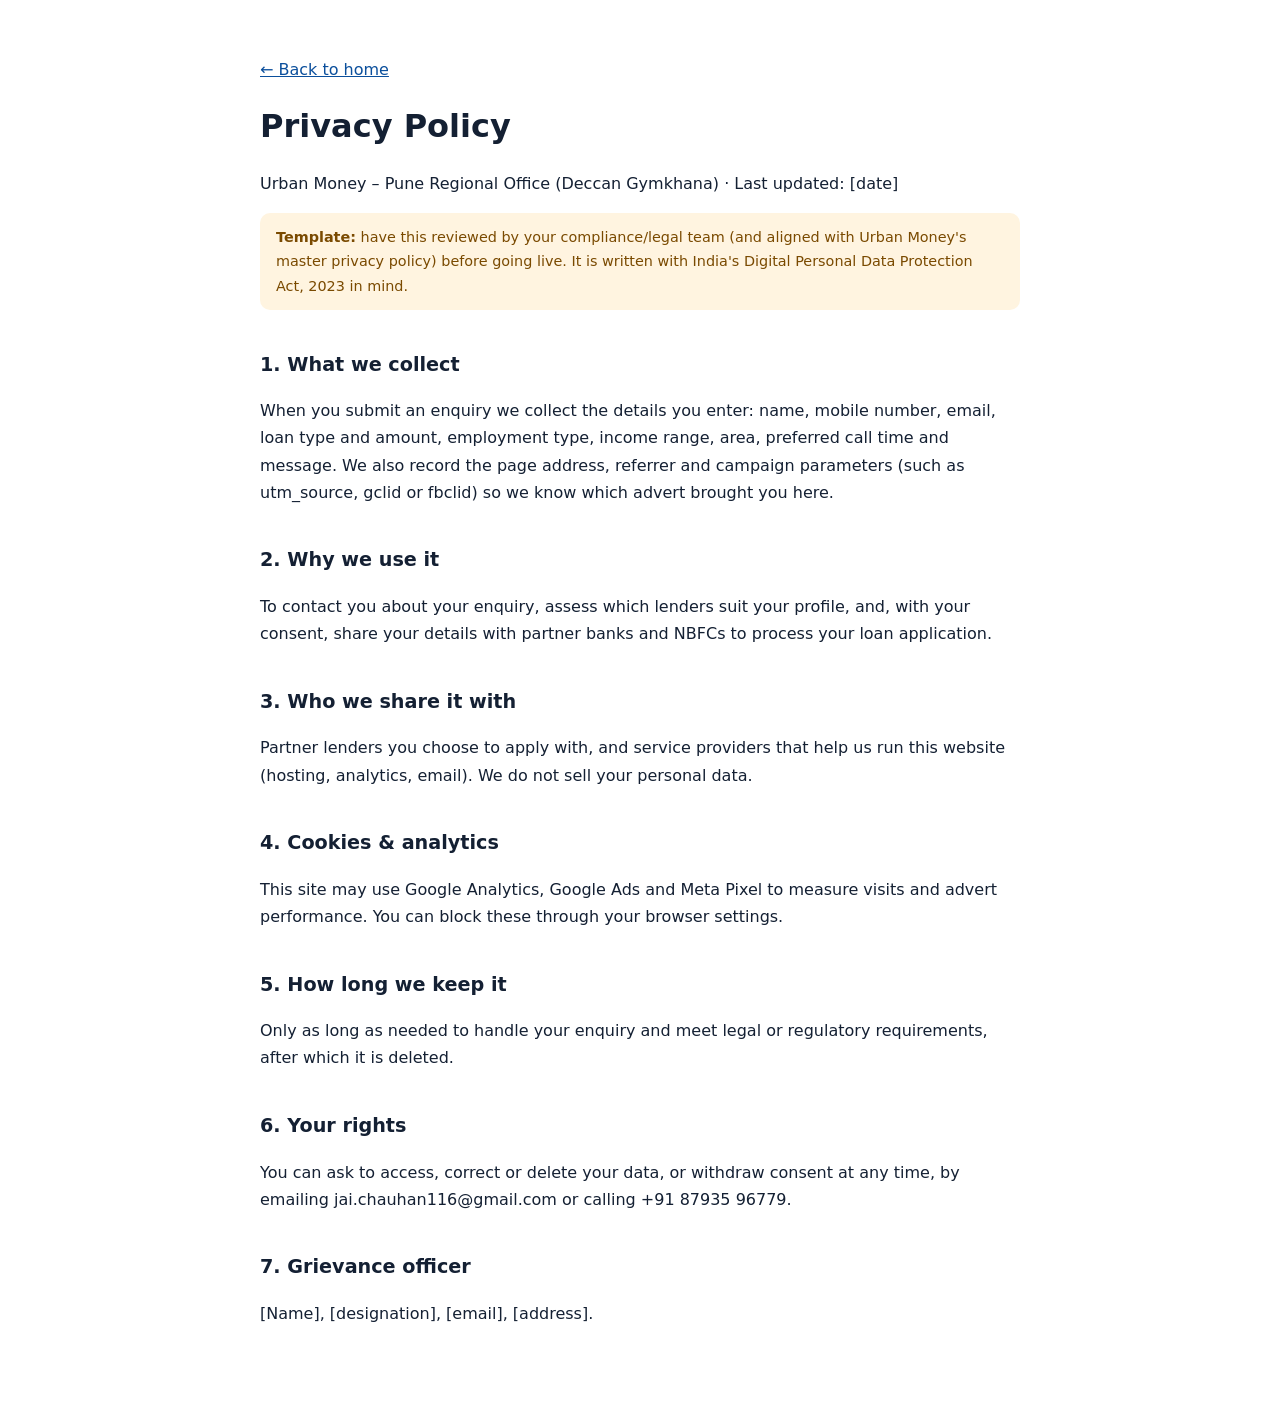
<file: privacy.html>
<!doctype html>
<html lang="en">
<head>
<meta charset="utf-8"><meta name="viewport" content="width=device-width, initial-scale=1">
<title>Privacy Policy | Urban Money Pune</title>
<meta name="robots" content="noindex">
<link rel="canonical" href="https://urbanmoney-two.vercel.app/privacy.html">
<link rel="icon" href="/favicon.ico" sizes="48x48">
<link rel="icon" href="/assets/favicon.svg" type="image/svg+xml" sizes="any">
<link rel="icon" href="/assets/favicon-32.png" type="image/png" sizes="32x32">
<link rel="apple-touch-icon" href="/assets/apple-touch-icon.png" sizes="180x180">
<link rel="manifest" href="/site.webmanifest">
<meta name="theme-color" content="#2a2c2b">
<!-- ga4:start (generated by build.py from tracking.ga4Id in js/config.js) -->
  <script async src="https://www.googletagmanager.com/gtag/js?id=G-XXXXXXXXXX"></script>
  <script>window.dataLayer=window.dataLayer||[];function gtag(){dataLayer.push(arguments);}gtag('js',new Date());gtag('config','G-XXXXXXXXXX');</script>
  <!-- ga4:end -->
<style>
  body{font-family:Inter,system-ui,sans-serif;color:#142033;background:#fff;line-height:1.7;margin:0}
  main{max-width:760px;margin:0 auto;padding:40px 16px 80px}
  h1{font-size:2rem;margin:0 0 4px} h2{font-size:1.2rem;margin-top:2em}
  .note{background:#fff4e0;color:#7a4a00;padding:12px 16px;border-radius:10px;font-size:.9rem}
  a{color:#0b4f9c}
</style>
</head>
<body>
<main>
  <p><a href="index.html">← Back to home</a></p>
  <h1>Privacy Policy</h1>
  <p>Urban Money – Pune Regional Office (Deccan Gymkhana) · Last updated: [date]</p>
  <p class="note"><strong>Template:</strong> have this reviewed by your compliance/legal team (and aligned with Urban Money's master privacy policy) before going live. It is written with India's Digital Personal Data Protection Act, 2023 in mind.</p>

  <h2>1. What we collect</h2>
  <p>When you submit an enquiry we collect the details you enter: name, mobile number, email, loan type and amount, employment type, income range, area, preferred call time and message. We also record the page address, referrer and campaign parameters (such as utm_source, gclid or fbclid) so we know which advert brought you here.</p>

  <h2>2. Why we use it</h2>
  <p>To contact you about your enquiry, assess which lenders suit your profile, and, with your consent, share your details with partner banks and NBFCs to process your loan application.</p>

  <h2>3. Who we share it with</h2>
  <p>Partner lenders you choose to apply with, and service providers that help us run this website (hosting, analytics, email). We do not sell your personal data.</p>

  <h2>4. Cookies & analytics</h2>
  <p>This site may use Google Analytics, Google Ads and Meta Pixel to measure visits and advert performance. You can block these through your browser settings.</p>

  <h2>5. How long we keep it</h2>
  <p>Only as long as needed to handle your enquiry and meet legal or regulatory requirements, after which it is deleted.</p>

  <h2>6. Your rights</h2>
  <p>You can ask to access, correct or delete your data, or withdraw consent at any time, by emailing jai.chauhan116@gmail.com or calling +91 87935 96779.</p>

  <h2>7. Grievance officer</h2>
  <p>[Name], [designation], [email], [address].</p>
</main>
</body>
</html>
</file>
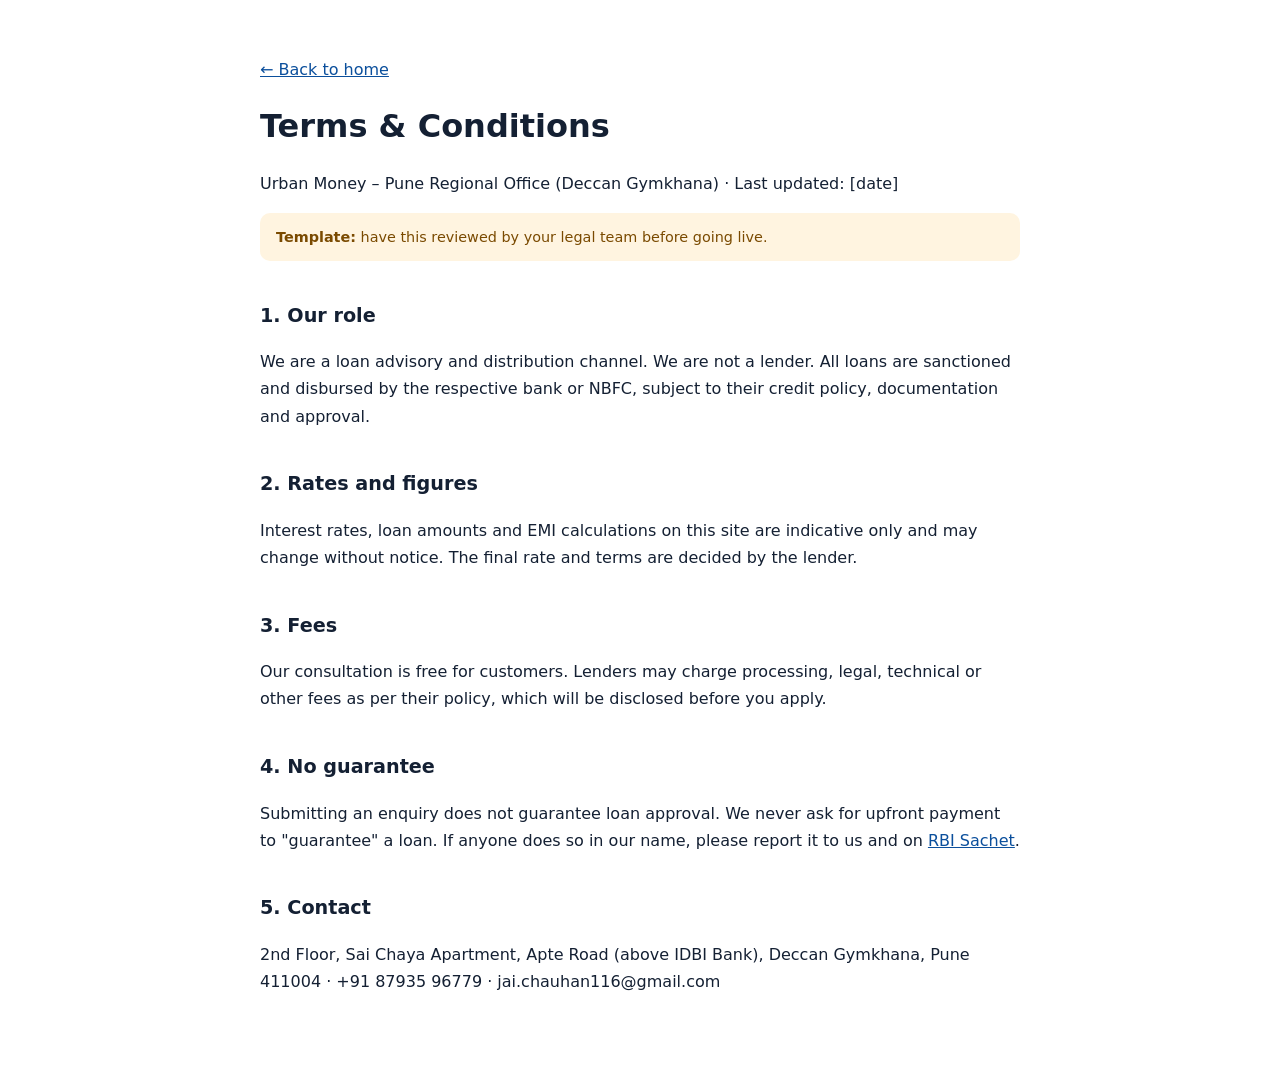
<file: terms.html>
<!doctype html>
<html lang="en">
<head>
<meta charset="utf-8"><meta name="viewport" content="width=device-width, initial-scale=1">
<title>Terms &amp; Conditions | Urban Money Pune</title>
<meta name="robots" content="noindex">
<link rel="canonical" href="https://urbanmoney-two.vercel.app/terms.html">
<link rel="icon" href="/favicon.ico" sizes="48x48">
<link rel="icon" href="/assets/favicon.svg" type="image/svg+xml" sizes="any">
<link rel="icon" href="/assets/favicon-32.png" type="image/png" sizes="32x32">
<link rel="apple-touch-icon" href="/assets/apple-touch-icon.png" sizes="180x180">
<link rel="manifest" href="/site.webmanifest">
<meta name="theme-color" content="#2a2c2b">
<!-- ga4:start (generated by build.py from tracking.ga4Id in js/config.js) -->
  <script async src="https://www.googletagmanager.com/gtag/js?id=G-XXXXXXXXXX"></script>
  <script>window.dataLayer=window.dataLayer||[];function gtag(){dataLayer.push(arguments);}gtag('js',new Date());gtag('config','G-XXXXXXXXXX');</script>
  <!-- ga4:end -->
<style>
  body{font-family:Inter,system-ui,sans-serif;color:#142033;background:#fff;line-height:1.7;margin:0}
  main{max-width:760px;margin:0 auto;padding:40px 16px 80px}
  h1{font-size:2rem;margin:0 0 4px} h2{font-size:1.2rem;margin-top:2em}
  .note{background:#fff4e0;color:#7a4a00;padding:12px 16px;border-radius:10px;font-size:.9rem}
  a{color:#0b4f9c}
</style>
</head>
<body>
<main>
  <p><a href="index.html">← Back to home</a></p>
  <h1>Terms &amp; Conditions</h1>
  <p>Urban Money – Pune Regional Office (Deccan Gymkhana) · Last updated: [date]</p>
  <p class="note"><strong>Template:</strong> have this reviewed by your legal team before going live.</p>

  <h2>1. Our role</h2>
  <p>We are a loan advisory and distribution channel. We are not a lender. All loans are sanctioned and disbursed by the respective bank or NBFC, subject to their credit policy, documentation and approval.</p>

  <h2>2. Rates and figures</h2>
  <p>Interest rates, loan amounts and EMI calculations on this site are indicative only and may change without notice. The final rate and terms are decided by the lender.</p>

  <h2>3. Fees</h2>
  <p>Our consultation is free for customers. Lenders may charge processing, legal, technical or other fees as per their policy, which will be disclosed before you apply.</p>

  <h2>4. No guarantee</h2>
  <p>Submitting an enquiry does not guarantee loan approval. We never ask for upfront payment to "guarantee" a loan. If anyone does so in our name, please report it to us and on <a href="https://sachet.rbi.org.in/" target="_blank" rel="noopener">RBI Sachet</a>.</p>

  <h2>5. Contact</h2>
  <p>2nd Floor, Sai Chaya Apartment, Apte Road (above IDBI Bank), Deccan Gymkhana, Pune 411004 · +91 87935 96779 · jai.chauhan116@gmail.com</p>
</main>
</body>
</html>
</file>
<file: css/styles.min.css>
.stats{background:var(--brand);color:#fff;padding:32px 0}.stats__grid{display:grid;grid-template-columns:repeat(2,1fr);gap:20px 12px;text-align:center}.stat__num{font-size:clamp(1.5rem,5vw,2.2rem);font-weight:800;letter-spacing:-.02em;font-variant-numeric:tabular-nums}.stat__label{font-size:.85rem;opacity:.8}.stats__grid > :last-child{grid-column:1 / -1}.stats__note{text-align:center;margin:22px 0 0;font-weight:600;opacity:.9}@media (min-width: 760px){.stats__grid{grid-template-columns:repeat(5,1fr)}.stats__grid > :last-child{grid-column:auto}}.section{padding:56px 0}.section--tint{background:var(--tint)}.section__head{margin-bottom:28px;max-width:680px}.section__head--row{display:flex;align-items:flex-end;justify-content:space-between;gap:16px;max-width:none}.section__head h2{margin:0}@media (min-width: 900px){.section{padding:84px 0}.section__head{margin-bottom:40px}}.grid{display:grid;gap:16px}.footnote{font-size:.8rem;color:var(--ink-3);margin-top:20px}.grid--loans{grid-template-columns:1fr}@media (min-width: 560px){.grid--loans{grid-template-columns:repeat(2,1fr)}}@media (min-width: 1000px){.grid--loans{grid-template-columns:repeat(4,1fr)}}.loan{padding:22px;display:flex;flex-direction:column;transition:transform .2s,box-shadow .2s,border-color .2s}.loan:hover{transform:translateY(-3px);box-shadow:var(--shadow-lg);border-color:color-mix(in srgb,var(--brand) 30%,transparent)}.loan__icon,.why__icon{width:48px;height:48px;border-radius:12px;background:var(--brand-soft);color:var(--brand);display:grid;place-items:center;margin-bottom:14px}.loan__icon .i,.why__icon .i{width:24px;height:24px}.loan p{color:var(--ink-2);font-size:.94rem;flex:1}.loan .btn{align-self:flex-start}.loan__rate{font-weight:700;color:var(--ink) !important;flex:0 !important;margin-bottom:10px}.loan .checklist{margin:0 0 18px;font-size:.92rem;color:var(--ink-2);flex:1}.marquee{overflow:hidden;mask-image:linear-gradient(90deg,transparent,#000 8%,#000 92%,transparent);-webkit-mask-image:linear-gradient(90deg,transparent,#000 8%,#000 92%,transparent)}.marquee__track{display:flex;gap:14px;width:max-content;animation:marquee 45s linear infinite;padding:6px 0}.marquee:hover .marquee__track{animation-play-state:paused}.bank{flex:none;background:#fff;border:1px solid var(--line);border-radius:12px;padding:16px 22px;font-weight:700;color:var(--ink-2);box-shadow:var(--shadow);min-width:150px;text-align:center}.bank--more{color:var(--brand);background:var(--brand-soft);border-color:transparent}@keyframes marquee{to{transform:translateX(-50%)}}.grid--why{grid-template-columns:1fr}@media (min-width: 560px){.grid--why{grid-template-columns:repeat(2,1fr)}}@media (min-width: 1000px){.grid--why{grid-template-columns:repeat(3,1fr)}}.why{padding:22px}.why p{color:var(--ink-2);margin:0;font-size:.95rem}.why-sec{position:relative;overflow:hidden;isolation:isolate;background:radial-gradient(520px 340px at 8% 0%,rgba(47,227,155,.22),transparent 70%),radial-gradient(480px 320px at 100% 100%,rgba(255,210,63,.20),transparent 70%),linear-gradient(160deg,#eefaf3 0%,#f4fbf2 55%,#fbfaf0 100%)}.why-sec::before{content:"";position:absolute;inset:0;z-index:-1;pointer-events:none;background-image:radial-gradient(rgba(10,138,92,.16) 1.2px,transparent 1.4px);background-size:22px 22px;-webkit-mask-image:linear-gradient(180deg,#000 0%,rgba(0,0,0,.35) 60%,transparent 100%);mask-image:linear-gradient(180deg,#000 0%,rgba(0,0,0,.35) 60%,transparent 100%)}.why-sec .why{position:relative;overflow:hidden;border-color:rgba(10,138,92,.12);box-shadow:0 1px 2px rgba(16,24,40,.04),0 10px 28px rgba(10,80,55,.10);transition:transform .2s,box-shadow .2s,border-color .2s}.why-sec .why::before{content:"";position:absolute;left:0;right:0;top:0;height:3px;background:var(--grad)}.why-sec .why:hover{transform:translateY(-4px);border-color:rgba(10,138,92,.35);box-shadow:0 2px 4px rgba(16,24,40,.05),0 18px 40px rgba(10,80,55,.16)}.why-sec .why__icon{background:linear-gradient(150deg,var(--brand-soft),#fff6d1)}.steps{list-style:none;margin:0;padding:0;display:grid;gap:0;counter-reset:s}.step{position:relative;padding:0 0 28px 64px;counter-increment:s}.step::before{content:counter(s);position:absolute;left:0;top:0;width:44px;height:44px;border-radius:50%;background:var(--brand);color:#fff;font-weight:800;display:grid;place-items:center;box-shadow:0 0 0 6px var(--brand-soft)}.step::after{content:"";position:absolute;left:21px;top:50px;bottom:4px;width:2px;background:var(--line)}.step:last-child::after{display:none}.step h3{margin-bottom:4px}.step p{color:var(--ink-2);margin:0;font-size:.95rem}@media (min-width: 860px){.steps{grid-template-columns:repeat(4,1fr);gap:24px}.step{padding:64px 0 0}.step::after{left:56px;right:-18px;top:21px;bottom:auto;width:auto;height:2px}}.emi{padding:22px;display:grid;gap:28px}.range{margin-bottom:22px}.range__top{display:flex;justify-content:space-between;align-items:baseline;gap:12px;margin-bottom:10px}.range__top label{font-weight:600;color:var(--ink-2)}.range__top output{font-weight:800;font-size:1.15rem;color:var(--brand);background:var(--brand-soft);padding:4px 10px;border-radius:8px;font-variant-numeric:tabular-nums}.range__ends{display:flex;justify-content:space-between;font-size:.78rem;color:var(--ink-3);margin-top:6px}input[type=range]{-webkit-appearance:none;appearance:none;width:100%;height:8px;border-radius:999px;background:linear-gradient(90deg,var(--brand) var(--p,50%),var(--line) var(--p,50%));outline:none}input[type=range]::-webkit-slider-thumb{-webkit-appearance:none;width:26px;height:26px;border-radius:50%;background:#fff;border:3px solid var(--brand);box-shadow:var(--shadow);cursor:pointer}input[type=range]::-moz-range-thumb{width:22px;height:22px;border-radius:50%;background:#fff;border:3px solid var(--brand);cursor:pointer}.emi__result{display:grid;gap:20px;align-items:center;justify-items:center}.donut{width:220px;height:220px;transform:rotate(-90deg)}.donut circle{fill:none;stroke-width:14}.donut__principal{stroke:var(--brand)}.donut__interest{stroke:var(--accent);stroke-linecap:round;transition:stroke-dasharray .35s ease}.donut text{transform:rotate(90deg);transform-origin:60px 60px}.donut__label{font-size:7px;fill:var(--ink-3);font-weight:600}.donut__value{font-size:12px;fill:var(--ink);font-weight:800}.emi__figures{width:100%;margin:0;display:grid;gap:10px}.emi__figures div{display:flex;justify-content:space-between;gap:12px;padding:10px 0;border-bottom:1px dashed var(--line)}.emi__figures dt{color:var(--ink-2);display:flex;align-items:center;gap:8px}.emi__figures dd{margin:0;font-weight:700;font-variant-numeric:tabular-nums}.emi__total{border-bottom:0 !important;font-size:1.08rem}.emi__total dd{color:var(--brand)}.dot{width:10px;height:10px;border-radius:3px;display:inline-block}.dot--p{background:var(--brand)}.dot--i{background:var(--accent)}.emi__cta{background:var(--brand-soft);border-radius:12px;padding:18px;display:flex;flex-direction:column;gap:12px;align-items:flex-start}.emi__cta p{margin:0;font-weight:600}@media (min-width: 900px){.emi{grid-template-columns:1.2fr 1fr;padding:36px;gap:48px}.emi__result{grid-template-columns:auto 1fr}.emi__cta{grid-column:1 / -1;flex-direction:row;justify-content:space-between;align-items:center}}.featured{padding:22px;display:grid;gap:20px;margin-bottom:20px;align-items:center}.avatar{width:100%;aspect-ratio:1;border-radius:14px;background:linear-gradient(135deg,var(--brand-soft),#dbe7f7);color:var(--brand);display:grid;place-items:center;font-weight:800;font-size:2rem;overflow:hidden}.avatar img{width:100%;height:100%;object-fit:cover}.featured .avatar{max-width:180px;font-size:3rem}.featured__role{color:var(--brand);font-weight:700;margin-bottom:4px}.featured__exp{display:inline-block;font-size:.85rem;background:var(--tint);border:1px solid var(--line);padding:4px 10px;border-radius:999px;margin-bottom:12px;color:var(--ink-2)}.featured blockquote{margin:0;color:var(--ink-2);font-size:1.02rem;border-left:3px solid var(--accent);padding-left:14px}@media (min-width: 700px){.featured{grid-template-columns:180px 1fr;padding:28px;gap:32px}}.grid--team{grid-template-columns:repeat(2,1fr)}@media (min-width: 900px){.grid--team{grid-template-columns:repeat(4,1fr)}}.member{padding:14px;text-align:center}.member .avatar{margin-bottom:12px}.member h3{font-size:1rem;margin-bottom:2px}.member p{font-size:.85rem;color:var(--ink-3);margin:0}.docs{padding:22px}.tabs{display:inline-flex;background:var(--tint);border-radius:999px;padding:4px;margin-bottom:20px}.tabs button{font:600 .95rem var(--font);border:0;background:transparent;padding:10px 20px;border-radius:999px;color:var(--ink-2);cursor:pointer;min-height:44px}.tabs button[aria-selected=true]{background:#fff;color:var(--brand);box-shadow:var(--shadow)}.docs__panel{display:grid;gap:20px}.docs__panel[hidden]{display:none}@media (min-width: 700px){.docs__panel:not([hidden]){grid-template-columns:1fr 1fr}.docs{padding:32px}}.docs h3{font-size:1rem;color:var(--ink-2);text-transform:uppercase;letter-spacing:.06em}.checklist{list-style:none;padding:0;margin:0;display:grid;gap:10px}.checklist li{display:flex;gap:10px;align-items:flex-start}.checklist .i{color:var(--wa);margin-top:3px}.docs__property{margin:22px 0 0;padding:14px 16px;background:var(--brand-soft);border-radius:10px;font-size:.94rem}#faqs{padding-top:0}.faq{display:grid;gap:12px}.faq details{background:#fff;border:1px solid var(--line);border-radius:12px;padding:0 18px;transition:box-shadow .2s}.faq details[open]{box-shadow:var(--shadow);border-color:color-mix(in srgb,var(--brand) 25%,transparent)}.faq summary{list-style:none;cursor:pointer;padding:18px 32px 18px 0;font-weight:650;position:relative}.faq summary::-webkit-details-marker{display:none}.faq summary::after{content:"+";position:absolute;right:0;top:50%;transform:translateY(-50%);font-size:1.5rem;font-weight:400;color:var(--brand);transition:transform .2s}.faq details[open] summary::after{transform:translateY(-50%) rotate(45deg)}.faq details p{color:var(--ink-2);padding-bottom:18px;margin:0}.contact{display:grid;gap:20px}@media (min-width: 960px){.contact{grid-template-columns:1.4fr 1fr;align-items:start}.contact .form{padding:32px}}.office{padding:22px}.office address{color:var(--ink-2);margin-bottom:8px}.office__landmark{display:flex;gap:6px;align-items:center;font-weight:600;color:var(--brand);font-size:.92rem}.office__list{list-style:none;padding:0;margin:0 0 18px;display:grid;gap:10px}.office__list li{display:flex;gap:10px;align-items:center;color:var(--ink-2)}.office__list .i{color:var(--brand)}.office__list a{font-weight:600;word-break:break-word}.map{margin-top:18px;border-radius:12px;overflow:hidden;aspect-ratio:4/3;background:var(--tint) linear-gradient(135deg,var(--brand-soft),var(--tint));display:grid;place-items:center;border:1px solid var(--line)}.map iframe{width:100%;height:100%;border:0}.map__load{font:600 .95rem var(--font);background:#fff;border:1px solid var(--line);border-radius:999px;padding:10px 18px;cursor:pointer;color:var(--brand)}.footer{background:#232524;color:rgba(255,255,255,.75);padding:48px 0 24px;font-size:.94rem}.footer a{color:rgba(255,255,255,.85)}.footer a:hover{color:#fff}.footer h4{color:#fff;font-size:.95rem;margin-bottom:14px}.footer ul{list-style:none;padding:0;margin:0;display:grid;gap:8px}.footer__grid{display:grid;gap:32px}@media (min-width: 760px){.footer__grid{grid-template-columns:1.4fr 1fr 1fr 1.2fr}}.footer__about{margin:16px 0;max-width:340px}.social{display:flex;gap:10px}.social a{width:40px;height:40px;border-radius:50%;background:rgba(255,255,255,.08);display:grid;place-items:center}.social a:hover{background:var(--brand)}.footer__bottom{border-top:1px solid rgba(255,255,255,.1);margin-top:36px;padding-top:20px;font-size:.82rem}.disclaimer{color:rgba(255,255,255,.55)}.showcase{display:grid;gap:56px}.show{display:grid;gap:36px;align-items:center}.show__text h3{font-size:clamp(1.5rem,3.4vw,2rem);font-weight:750;margin:14px 0 18px}.show__text .picon{width:60px;height:60px}.show__list{list-style:none;padding:0;margin:0 0 26px;display:grid;gap:14px}.show__list li{display:flex;gap:12px;align-items:flex-start;font-size:1.05rem;color:var(--ink-2)}.show__list li .i{width:22px;height:22px;color:var(--ink);margin-top:2px}.show__list strong{color:var(--ink);font-weight:700}.show__list--sm li{font-size:.97rem}.show__more{background:var(--brand-soft);border-radius:14px;padding:16px 18px 2px;margin:-8px 0 24px}.show__more-h{font-weight:700;font-size:.8rem;letter-spacing:.08em;text-transform:uppercase;color:var(--brand);margin-bottom:10px}.show__more .show__list{margin-bottom:14px;gap:10px}.show__cta{display:flex;flex-wrap:wrap;gap:12px}.show__cta .btn--primary{background:var(--grad);color:#0f2a20;box-shadow:0 8px 20px rgba(47,227,155,.35)}.show__cta .btn--primary:hover{filter:brightness(.96)}.btn--outline{background:#fff;color:var(--ink);border-color:var(--ink)}.btn--outline:hover{background:var(--ink);color:#fff}.poster-wrap{position:relative;max-width:400px;width:88%;margin:0 auto;padding:18px 0}.dots{position:absolute;width:130px;height:130px;border-radius:50%;z-index:0;background-image:radial-gradient(var(--neon) 1.6px,transparent 1.8px);background-size:13px 13px;opacity:.75;-webkit-mask-image:radial-gradient(circle,#000 55%,transparent 72%);mask-image:radial-gradient(circle,#000 55%,transparent 72%)}.dots--a{top:-24px;left:-38px}.dots--b{bottom:-28px;right:-34px;background-image:radial-gradient(var(--sun) 1.6px,transparent 1.8px)}.poster{position:relative;z-index:1;aspect-ratio:4 / 4.6;border-radius:26px;overflow:hidden;padding:24px 24px 0;transform:rotate(-7deg);box-shadow:0 24px 50px rgba(16,24,40,.22);transition:transform .4s ease;display:flex;flex-direction:column;--t:#fff;--hl:var(--sun);--sub:rgba(255,255,255,.85)}.show--flip .poster{transform:rotate(7deg)}.show:hover .poster{transform:rotate(0deg) scale(1.02)}.poster--green{background:radial-gradient(120% 80% at 100% 0%,rgba(255,255,255,.12),transparent 60%),repeating-linear-gradient(45deg,rgba(255,255,255,.04) 0 24px,transparent 24px 48px),linear-gradient(160deg,#1f7a3d,#145c2e)}.poster--deep{background:radial-gradient(120% 80% at 100% 100%,rgba(182,239,74,.35),transparent 60%),linear-gradient(160deg,#0b3d2a,#116a44 70%,#2f8f4e)}.poster--cream{background:radial-gradient(circle at 85% 20%,rgba(255,255,255,.7) 0 8%,transparent 9%),radial-gradient(circle at 15% 85%,rgba(255,255,255,.55) 0 6%,transparent 7%),linear-gradient(160deg,#fbf6d8,#eaf3b8 60%,#c9ec8f);--t:#2b2b1f;--hl:#9a5b00;--sub:#5a4a1a}.poster--sun{background:linear-gradient(150deg,#34e3a0 0%,#a6ec4a 55%,#ffe14d 100%);--t:#0f2a20;--hl:#0f2a20;--sub:#173d30}.poster__brand{display:flex;align-items:center;gap:8px;font-weight:800;font-size:.82rem;color:var(--t);opacity:.95;margin-bottom:14px}.poster__mark{width:24px;height:24px;border-radius:7px;background:var(--neon);color:#12352a;display:grid;place-items:center;font-size:.62rem}.poster__kicker{margin:0;font-size:.82rem;font-weight:600;letter-spacing:.06em;text-transform:uppercase;color:var(--sub)}.poster__title{margin:2px 0 4px;font-size:clamp(1.6rem,4.6vw,2.15rem);line-height:1.05;font-weight:800;color:var(--hl);letter-spacing:-.02em}.poster--sun .poster__title{background:linear-gradient(transparent 60%,rgba(255,255,255,.7) 60% 92%,transparent 92%);align-self:flex-start}.poster__sub{margin:0 0 12px;color:var(--sub);font-size:.92rem}.poster__btn{align-self:flex-start;font:700 .82rem var(--font);background:#0f1412;color:#fff;border:0;border-radius:999px;padding:8px 16px;cursor:pointer}.poster__art{position:relative;flex:1;min-height:130px;margin:6px -10px 0}.poster__art .ring{position:absolute;width:74%;aspect-ratio:1;left:13%;bottom:-8%;border-radius:50%;background:rgba(255,255,255,.18);box-shadow:inset 0 0 0 18px rgba(255,210,63,.18)}.poster__disc{position:absolute;left:50%;bottom:12%;width:42%;aspect-ratio:1;transform:translateX(-50%) rotate(-6deg);border-radius:28%;background:#fff;display:grid;place-items:center;box-shadow:0 16px 34px rgba(0,0,0,.2)}.poster__disc svg{width:64%;height:64%}.poster__art .coin{position:absolute;border-radius:50%;background:radial-gradient(circle at 35% 30%,#fff6b0,#ffd23f 45%,#e0a800);box-shadow:0 4px 10px rgba(0,0,0,.18)}.poster__art .coin--1{width:34px;height:34px;left:14%;bottom:46%}.poster__art .coin--2{width:24px;height:24px;right:14%;bottom:58%}.poster__art .coin--3{width:18px;height:18px;right:22%;bottom:18%}.spark{position:absolute;width:14px;height:14px;background:var(--sun);clip-path:polygon(50% 0,62% 38%,100% 50%,62% 62%,50% 100%,38% 62%,0 50%,38% 38%)}.spark--1{left:26%;top:6%}.spark--2{right:8%;top:34%;width:10px;height:10px}.poster__strip{margin:0 -24px;background:#0f1412;color:#fff;font-size:.78rem;font-weight:600;padding:12px 16px;text-align:center;letter-spacing:.02em}.poster__strip i{font-style:normal;opacity:.45;margin:0 8px}@media (min-width: 900px){.showcase{gap:72px}.show{grid-template-columns:1.1fr .9fr;gap:64px}.show--flip .show__text{order:2}.show--flip .poster-wrap{order:1}}@media (prefers-reduced-motion: reduce){.poster,.show--flip .poster,.show:hover .poster{transform:none}}@media (max-width: 520px){.poster{transform:rotate(-4deg);padding:20px 20px 0}.show--flip .poster{transform:rotate(4deg)}.poster__strip{margin:0 -20px;font-size:.7rem;padding:11px 8px;white-space:nowrap}.poster__strip i{margin:0 5px}}.banks{position:relative;overflow:hidden;color:#fff;padding:56px 0;background:linear-gradient(100deg,#0d0f0e 0%,#161917 45%,#2e302f 100%)}.banks__lines{position:absolute;left:0;top:0;width:min(55%,720px);height:100%;pointer-events:none;opacity:.7}.banks__lines path{fill:none;stroke:var(--neon);stroke-width:.8;opacity:.5}.banks__lines path:nth-child(3n){stroke:var(--sun);opacity:.18}.banks__grid{position:relative;display:grid;gap:32px;align-items:center}.banks__intro h2{font-size:clamp(1.9rem,4.6vw,2.8rem);font-weight:800;line-height:1.15;color:#fff;margin-bottom:16px}.grad-text{background:var(--grad);-webkit-background-clip:text;background-clip:text;color:transparent}.banks__intro > p:not(.eyebrow):not(.banks__note){color:rgba(255,255,255,.72);font-size:1.05rem;max-width:480px}.banks__filter{display:inline-flex;gap:4px;padding:4px;background:rgba(255,255,255,.08);border-radius:999px;margin:6px 0 22px}.banks__filter button{font:600 .9rem var(--font);color:rgba(255,255,255,.75);background:transparent;border:0;border-radius:999px;padding:9px 16px;min-height:40px;cursor:pointer}.banks__filter button[aria-pressed=true]{background:#fff;color:#0f1412}.banks__all{display:flex;background:var(--grad);color:#0f2a20;padding:16px 34px;font-size:1.02rem;box-shadow:0 10px 26px rgba(47,227,155,.25)}.banks__all[hidden]{display:none}.banks__note{font-size:.78rem;color:rgba(255,255,255,.45);margin:16px 0 0}.banks__tiles{list-style:none;margin:0;padding:0;display:grid;grid-template-columns:repeat(2,1fr);gap:12px}@media (min-width: 560px){.banks__tiles{grid-template-columns:repeat(3,1fr)}}.btile{background:#fff;border-radius:12px;height:72px;padding:10px 12px;display:flex;align-items:center;justify-content:center;gap:10px;box-shadow:0 4px 14px rgba(0,0,0,.25);transition:transform .2s,box-shadow .2s;animation:tileIn .35s ease both}.btile[hidden]{display:none}.btile:hover{transform:translateY(-3px);box-shadow:0 10px 24px rgba(0,0,0,.35),0 0 0 2px rgba(47,227,155,.6)}.btile img{max-width:100%;max-height:52px;width:auto;height:auto;object-fit:contain;border-radius:4px}.btile:has(img){justify-content:center}.btile__mono{flex:none;min-width:32px;height:32px;padding:0 6px;border-radius:8px;background:var(--c);color:#fff;font-weight:800;font-size:.72rem;letter-spacing:.02em;display:grid;place-items:center}.btile__name{font-weight:700;font-size:.86rem;line-height:1.2;color:#1d2433;overflow:hidden;display:-webkit-box;-webkit-line-clamp:2;-webkit-box-orient:vertical}@keyframes tileIn{from{opacity:0;transform:translateY(6px)}to{opacity:1;transform:none}}@media (min-width: 1000px){.banks{padding:72px 0}.banks__grid{grid-template-columns:.85fr 1.4fr;gap:56px}.banks__tiles{grid-template-columns:repeat(4,1fr);gap:16px}.btile{height:76px}}@media (min-width: 1700px){.banks__tiles{grid-template-columns:repeat(5,1fr)}}.btile{justify-content:flex-start}.btile__mono{min-width:30px;height:30px;font-size:.68rem}.btile__name{font-size:.84rem;word-break:normal}@media (min-width: 1000px){.banks__grid{grid-template-columns:.75fr 1.5fr;gap:48px}}.featured .avatar{aspect-ratio:4 / 5;max-width:220px;border-radius:18px;box-shadow:0 14px 30px rgba(16,24,40,.18)}.featured .avatar img{object-position:center 18%}@media (min-width: 700px){.featured{grid-template-columns:220px 1fr}}.journey-sec{background-color:var(--tint);background-image:radial-gradient(circle,rgba(16,24,40,.06) 1.6px,transparent 1.8px);background-size:22px 22px}.section__head--center{text-align:center;margin-left:auto;margin-right:auto}.section__sub{color:var(--ink-2);margin:10px 0 0}.journey{position:relative}.journey__svg{display:none}.journey__steps{list-style:none;margin:0;padding:0;position:relative;display:grid;gap:0}.jstep{position:relative;display:flex;gap:18px;padding-bottom:34px}.jstep::after{content:"";position:absolute;left:31px;top:66px;bottom:4px;width:3px;border-radius:3px;background:linear-gradient(180deg,var(--neon),var(--lime),#1f2321)}.jstep:last-child::after{display:none}.jstep__node{flex:none;width:64px;height:64px;border-radius:50%;background:#1d201f;color:var(--neon);display:grid;place-items:center;box-shadow:0 0 0 6px rgba(47,227,155,.15),0 10px 24px rgba(16,24,40,.25);position:relative;z-index:2}.jstep__node .i{width:28px;height:28px}.jstep__body{position:relative;padding-top:4px}.jstep__ghost{position:absolute;top:-18px;left:-6px;font-size:4.2rem;font-weight:900;line-height:1;color:var(--neon);opacity:.16;pointer-events:none;letter-spacing:-.04em}.jstep__num{position:relative;display:block;font-size:2rem;font-weight:800;line-height:1;color:var(--ink);margin-bottom:8px;letter-spacing:-.02em}.jstep h3{position:relative;font-size:1.15rem;margin-bottom:6px}.jstep p{position:relative;color:var(--ink-2);margin:0;font-size:.97rem;max-width:320px}@media (min-width: 860px){.journey__svg{display:block;position:absolute;left:0;top:0;width:100%;overflow:visible}.journey__track{fill:none;stroke:rgba(16,24,40,.07);stroke-width:6;stroke-linecap:round}.journey__line{fill:none;stroke-width:6;stroke-linecap:round;transition:stroke-dashoffset 2.2s cubic-bezier(.45,.05,.25,1)}.journey__arrow{fill:#12352a;stroke:#fff;stroke-width:1.6;stroke-linejoin:round;opacity:0;transition:opacity .4s 1.8s;filter:drop-shadow(0 1px 2px rgba(0,0,0,.25))}.journey.is-drawn .journey__arrow{opacity:.95}.journey__steps{position:static;display:block}.jstep{position:absolute;display:block;padding:0;width:0;height:0}.jstep::after{display:none}.jstep__node{position:absolute;left:-38px;top:-38px;width:76px;height:76px;transform:scale(.6);opacity:0;transition:transform .5s cubic-bezier(.3,1.5,.5,1),opacity .4s}.jstep__node .i{width:32px;height:32px}.journey.is-drawn .jstep__node{transform:none;opacity:1}.journey.is-drawn .jstep--1 .jstep__node{transition-delay:.1s}.journey.is-drawn .jstep--2 .jstep__node{transition-delay:.7s}.journey.is-drawn .jstep--3 .jstep__node{transition-delay:1.3s}.journey.is-drawn .jstep--4 .jstep__node{transition-delay:1.9s}.jstep__body{position:absolute;width:270px;top:6px}.jstep__ghost{font-size:5.6rem;top:-44px}.jstep__num{font-size:2.6rem}.jstep--1 .jstep__body,.jstep--3 .jstep__body{right:64px;text-align:right}.jstep--1 .jstep__ghost,.jstep--3 .jstep__ghost{left:auto;right:-10px}.jstep--1 p,.jstep--3 p{margin-left:auto}.jstep--2 .jstep__body,.jstep--4 .jstep__body{left:64px}.jstep--1 .jstep__body{top:-20px}.jstep--2 .jstep__body,.jstep--4 .jstep__body{top:-10px}}@media (prefers-reduced-motion: reduce){.journey__line{transition:none}.jstep__node{transition:none !important}}
</file>
